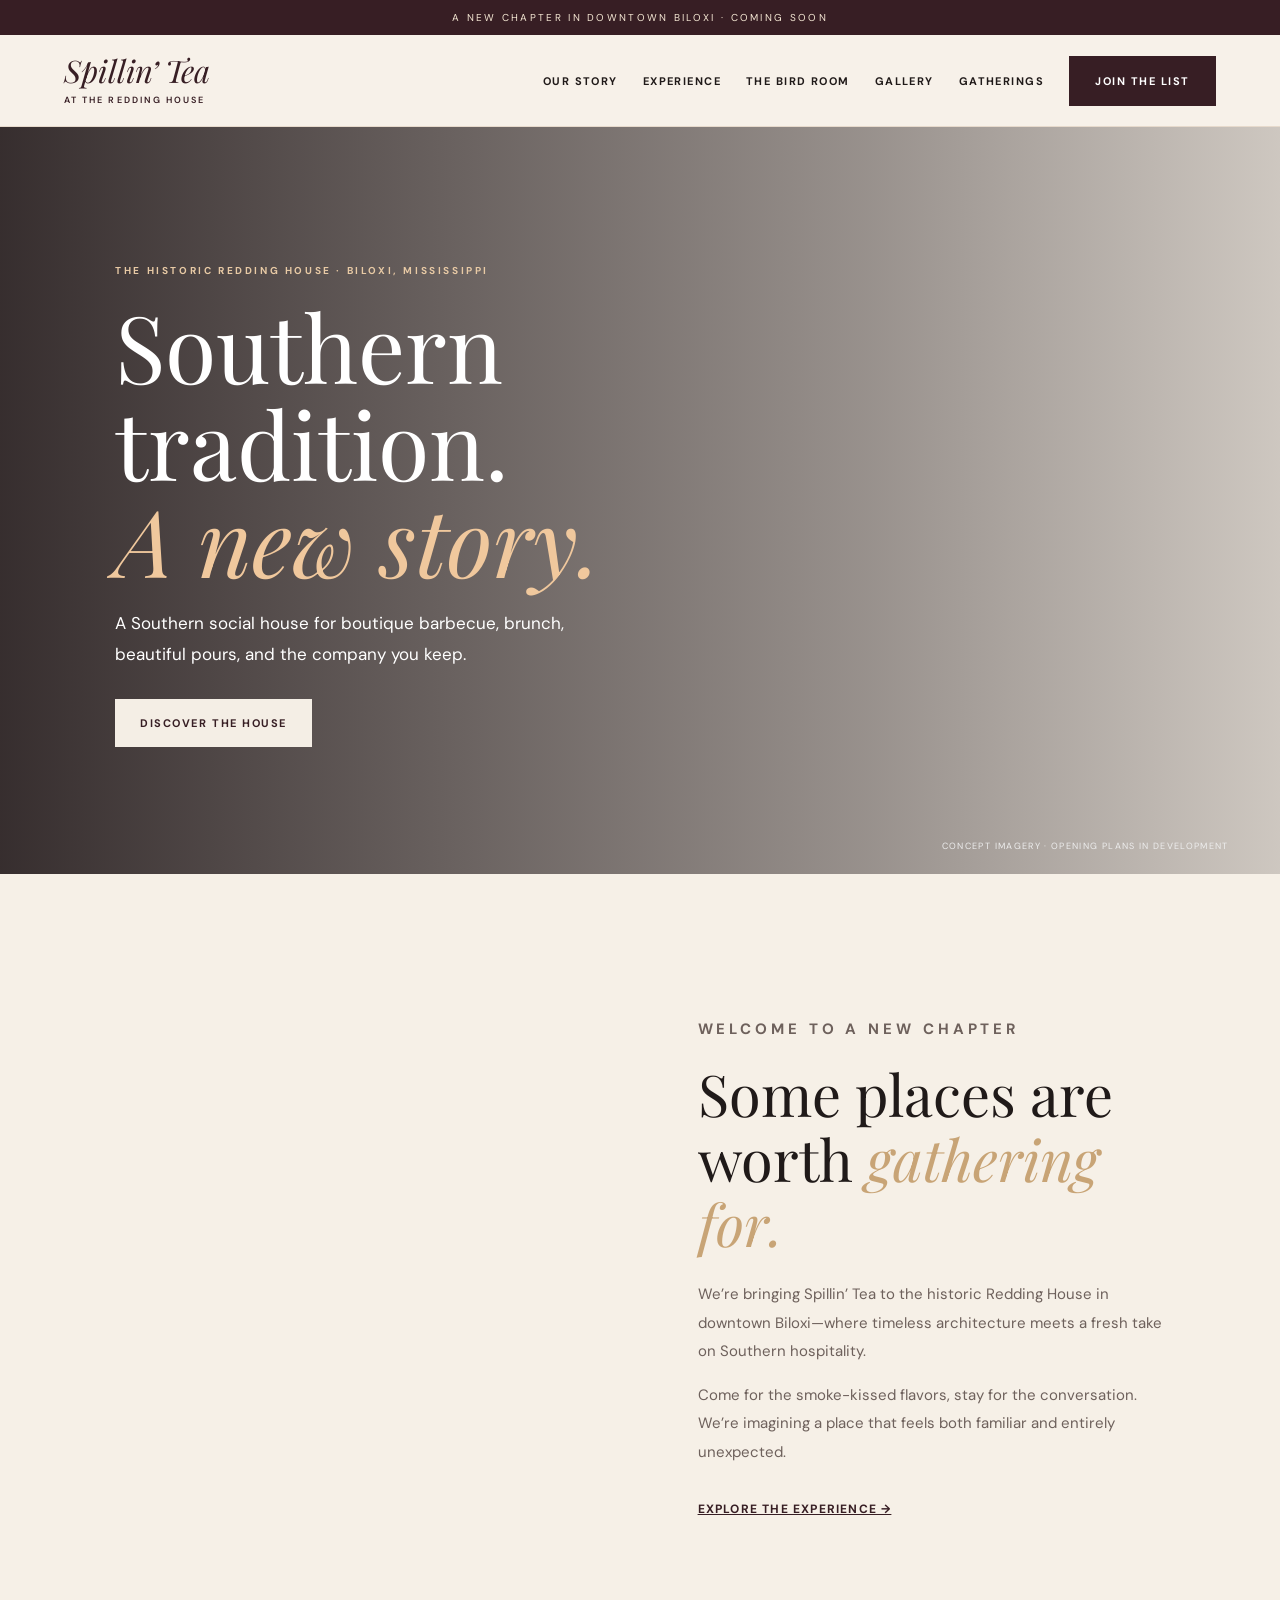
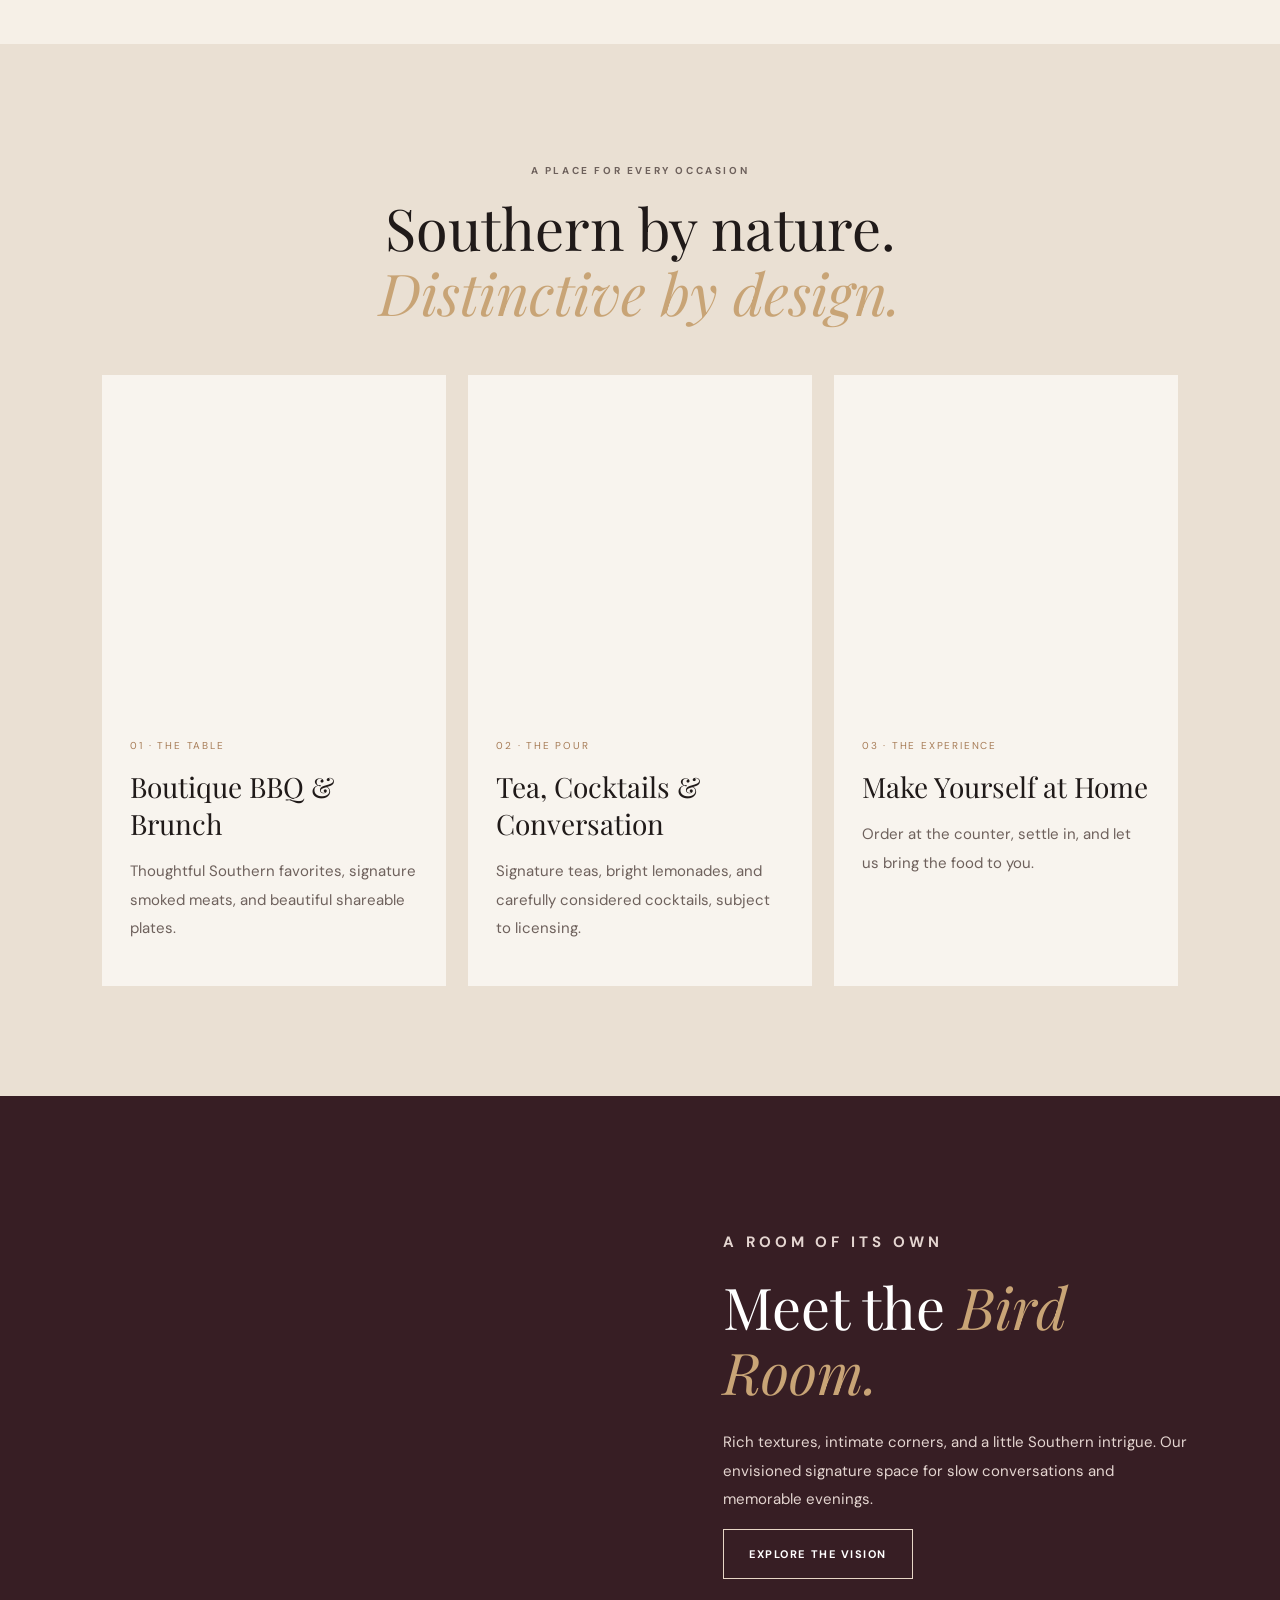
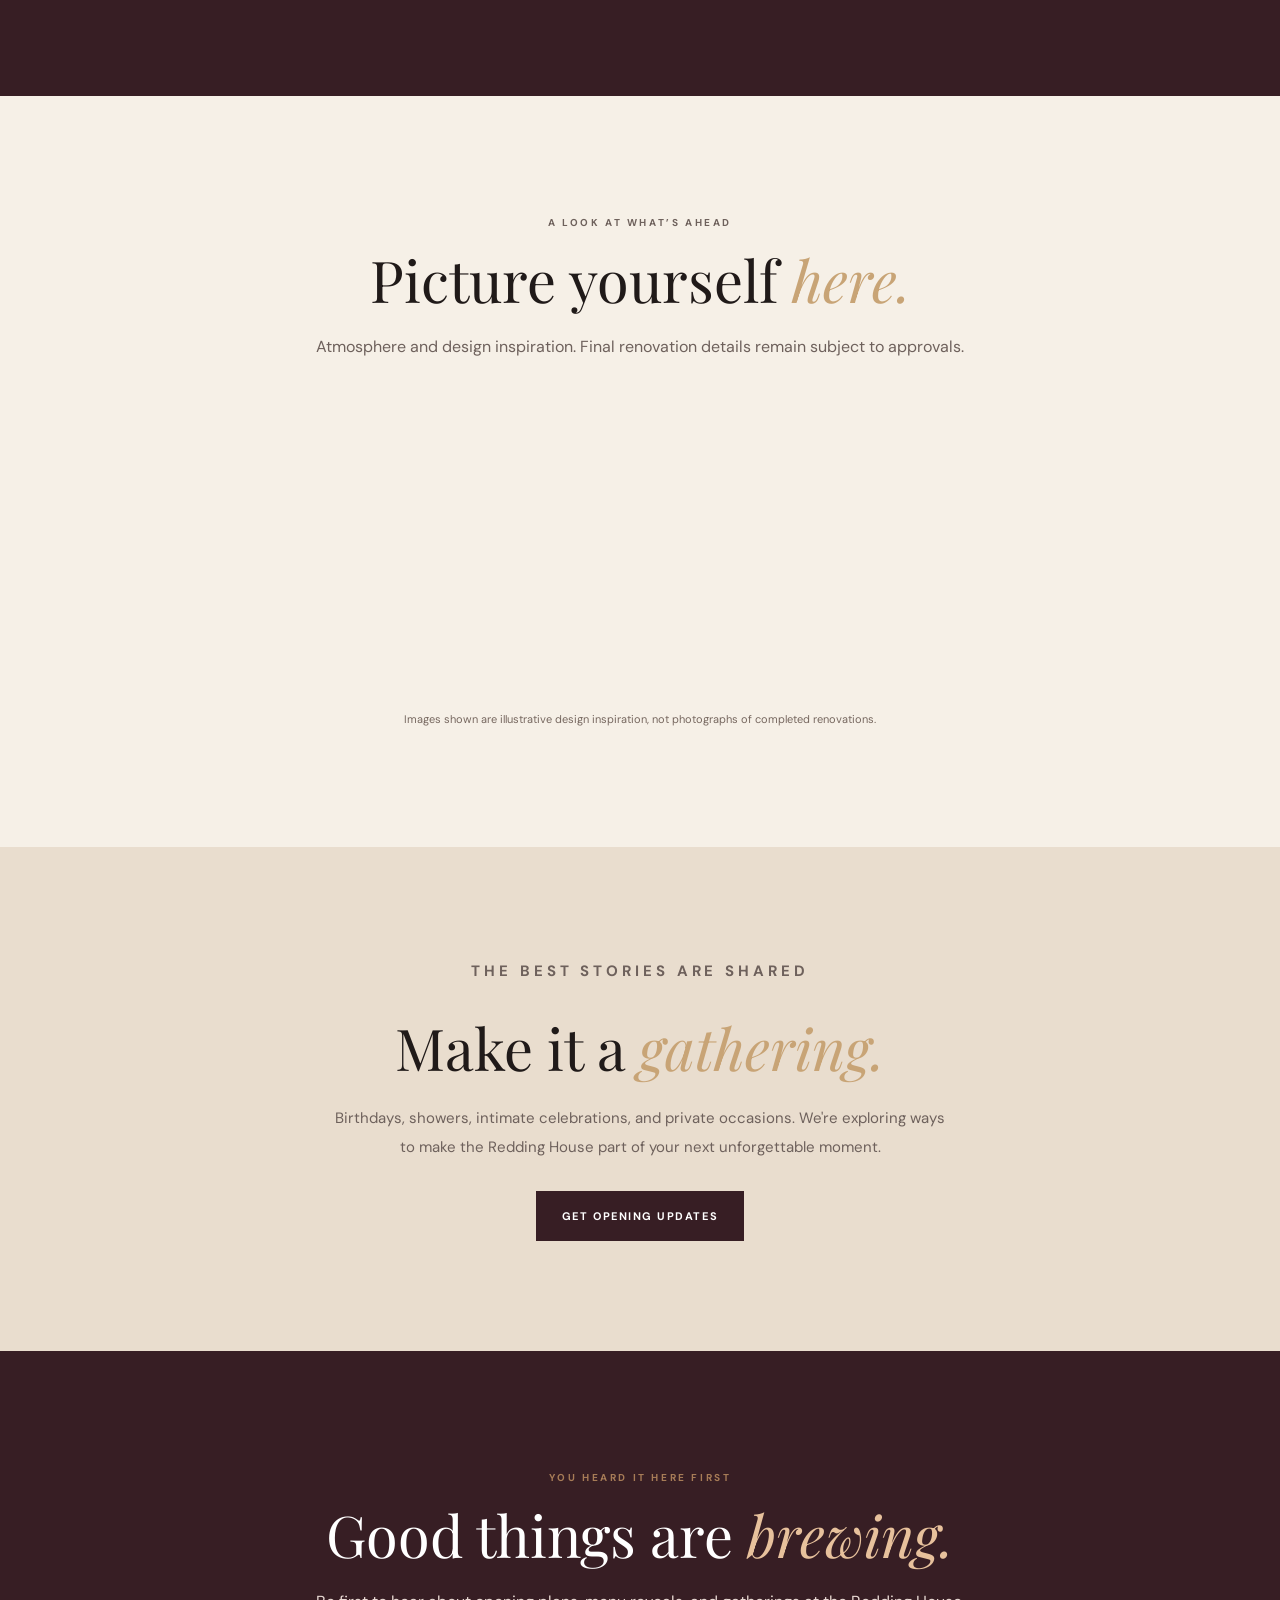
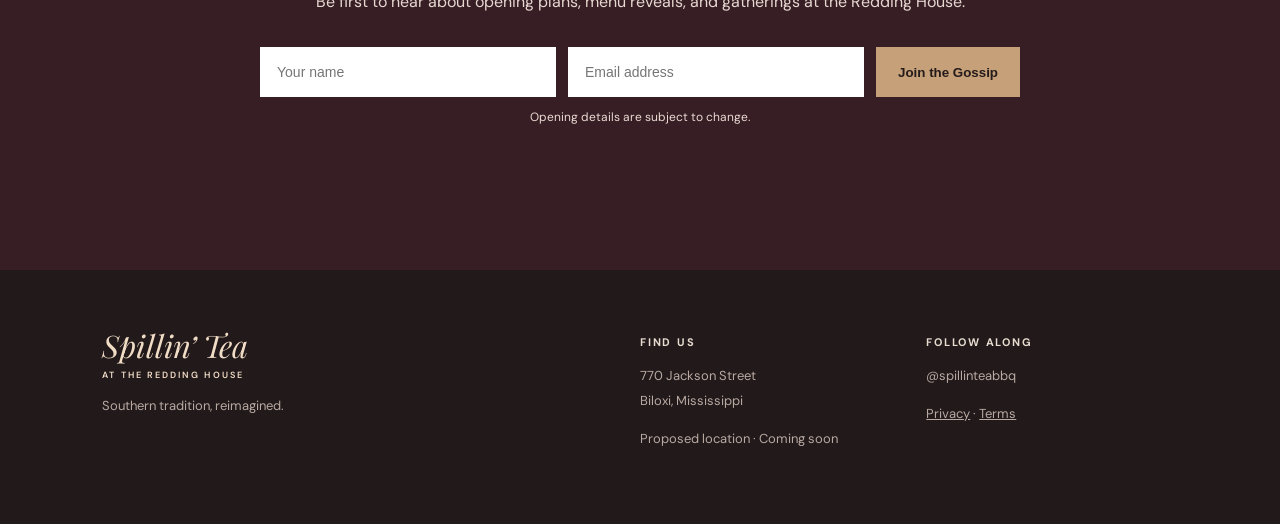
<file: index.html>
<!doctype html><html lang="en"><head><meta charset="utf-8"><meta name="viewport" content="width=device-width,initial-scale=1"><meta name="theme-color" content="#261a1c"><meta name="description" content="Spillin’ Tea at the historic Redding House in downtown Biloxi. Boutique BBQ, Southern brunch, specialty drinks and private gatherings. Coming soon."><title>Spillin’ Tea at the Redding House | Biloxi, Mississippi</title><link rel="stylesheet" href="site.css"></head><body><div class="announcement">A NEW CHAPTER IN DOWNTOWN BILOXI · COMING SOON</div><header class="header"><a class="wordmark" href="#home">Spillin’ Tea<small>AT THE REDDING HOUSE</small></a><button class="menu-toggle" aria-label="Toggle menu" aria-expanded="false">☰</button><nav id="navigation"><a href="#story">Our Story</a><a href="#experience">Experience</a><a href="#bird">The Bird Room</a><a href="#gallery">Gallery</a><a href="#gatherings">Gatherings</a><a class="nav-cta" href="#signup">Join the List</a></nav></header><main id="home"><section class="hero"><div class="hero-photo"></div><div class="hero-shade"></div><div class="hero-copy"><p class="eyebrow">THE HISTORIC REDDING HOUSE · BILOXI, MISSISSIPPI</p><h1>Southern tradition.<br><em>A new story.</em></h1><p>A Southern social house for boutique barbecue, brunch, beautiful pours, and the company you keep.</p><a class="button" href="#story">Discover the House</a></div><span class="hero-note">CONCEPT IMAGERY · OPENING PLANS IN DEVELOPMENT</span></section><section class="intro section" id="story"><div class="photo photo-lounge" role="img" aria-label="Atmospheric Southern lounge inspiration"></div><div class="intro-copy"><p class="eyebrow">WELCOME TO A NEW CHAPTER</p><h2>Some places are worth <em>gathering for.</em></h2><p>We’re bringing Spillin’ Tea to the historic Redding House in downtown Biloxi—where timeless architecture meets a fresh take on Southern hospitality.</p><p>Come for the smoke-kissed flavors, stay for the conversation. We’re imagining a place that feels both familiar and entirely unexpected.</p><a class="text-link" href="#experience">Explore the experience →</a></div></section><section class="experience section" id="experience"><div class="section-head"><p class="eyebrow">A PLACE FOR EVERY OCCASION</p><h2>Southern by nature.<br><em>Distinctive by design.</em></h2></div><div class="cards"><article class="feature"><div class="photo photo-bbq"></div><div class="feature-copy"><span>01 · THE TABLE</span><h3>Boutique BBQ & Brunch</h3><p>Thoughtful Southern favorites, signature smoked meats, and beautiful shareable plates.</p></div></article><article class="feature"><div class="photo photo-bar"></div><div class="feature-copy"><span>02 · THE POUR</span><h3>Tea, Cocktails & Conversation</h3><p>Signature teas, bright lemonades, and carefully considered cocktails, subject to licensing.</p></div></article><article class="feature"><div class="photo photo-dining"></div><div class="feature-copy"><span>03 · THE EXPERIENCE</span><h3>Make Yourself at Home</h3><p>Order at the counter, settle in, and let us bring the food to you.</p></div></article></div></section><section class="bird" id="bird"><div class="photo photo-bird"></div><div class="bird-copy"><p class="eyebrow">A ROOM OF ITS OWN</p><h2>Meet the <em>Bird Room.</em></h2><p>Rich textures, intimate corners, and a little Southern intrigue. Our envisioned signature space for slow conversations and memorable evenings.</p><a class="button outline" href="#gallery">Explore the Vision</a></div></section><section class="gallery section" id="gallery"><div class="section-head"><p class="eyebrow">A LOOK AT WHAT’S AHEAD</p><h2>Picture yourself <em>here.</em></h2><p>Atmosphere and design inspiration. Final renovation details remain subject to approvals.</p></div><div class="gallery-grid"><div class="photo photo-dining"></div><div class="photo photo-bar"></div><div class="photo photo-lounge"></div><div class="photo photo-bird"></div></div><p class="disclosure">Images shown are illustrative design inspiration, not photographs of completed renovations.</p></section><section class="gatherings section" id="gatherings"><p class="eyebrow">THE BEST STORIES ARE SHARED</p><h2>Make it a <em>gathering.</em></h2><p>Birthdays, showers, intimate celebrations, and private occasions. We're exploring ways to make the Redding House part of your next unforgettable moment.</p><a class="button dark" href="#signup">Get Opening Updates</a></section><section class="signup section" id="signup"><p class="eyebrow">YOU HEARD IT HERE FIRST</p><h2>Good things are <em>brewing.</em></h2><p>Be first to hear about opening plans, menu reveals, and gatherings at the Redding House.</p><form id="guest-list-form"><input id="guest-name" aria-label="Your name" placeholder="Your name" required maxlength="120"><input id="guest-email" type="email" aria-label="Email address" placeholder="Email address" required maxlength="254"><input id="guest-website" class="honeypot" tabindex="-1" autocomplete="off"><button id="guest-submit" type="submit">Join the Gossip</button><div id="note" role="status">Opening details are subject to change.</div></form></section></main><footer><div><div class="wordmark">Spillin’ Tea<small>AT THE REDDING HOUSE</small></div><p>Southern tradition, reimagined.</p></div><div><strong>FIND US</strong><p>770 Jackson Street<br>Biloxi, Mississippi</p><p>Proposed location · Coming soon</p></div><div><strong>FOLLOW ALONG</strong><p>@spillinteabbq</p><p><a href="privacy.html">Privacy</a> · <a href="terms.html">Terms</a></p></div></footer><script src="site.js"></script></body></html>
</file>
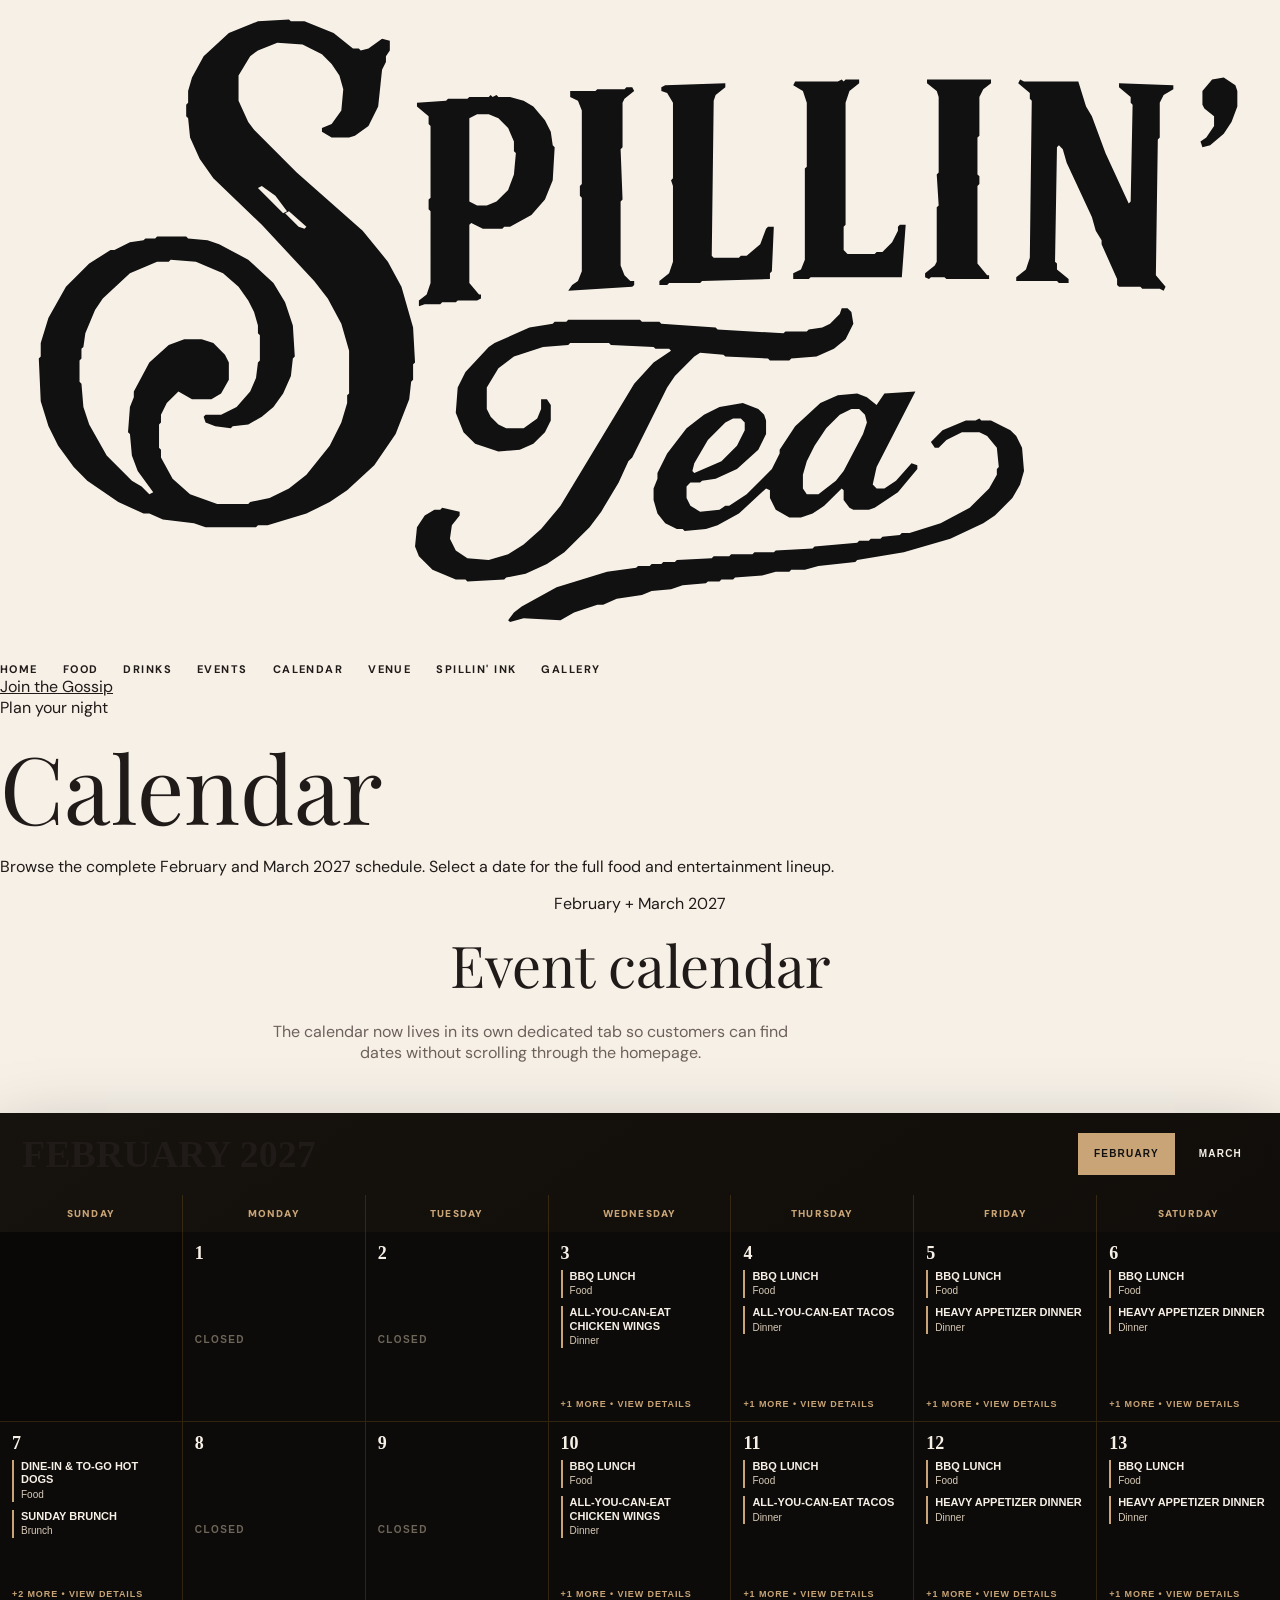
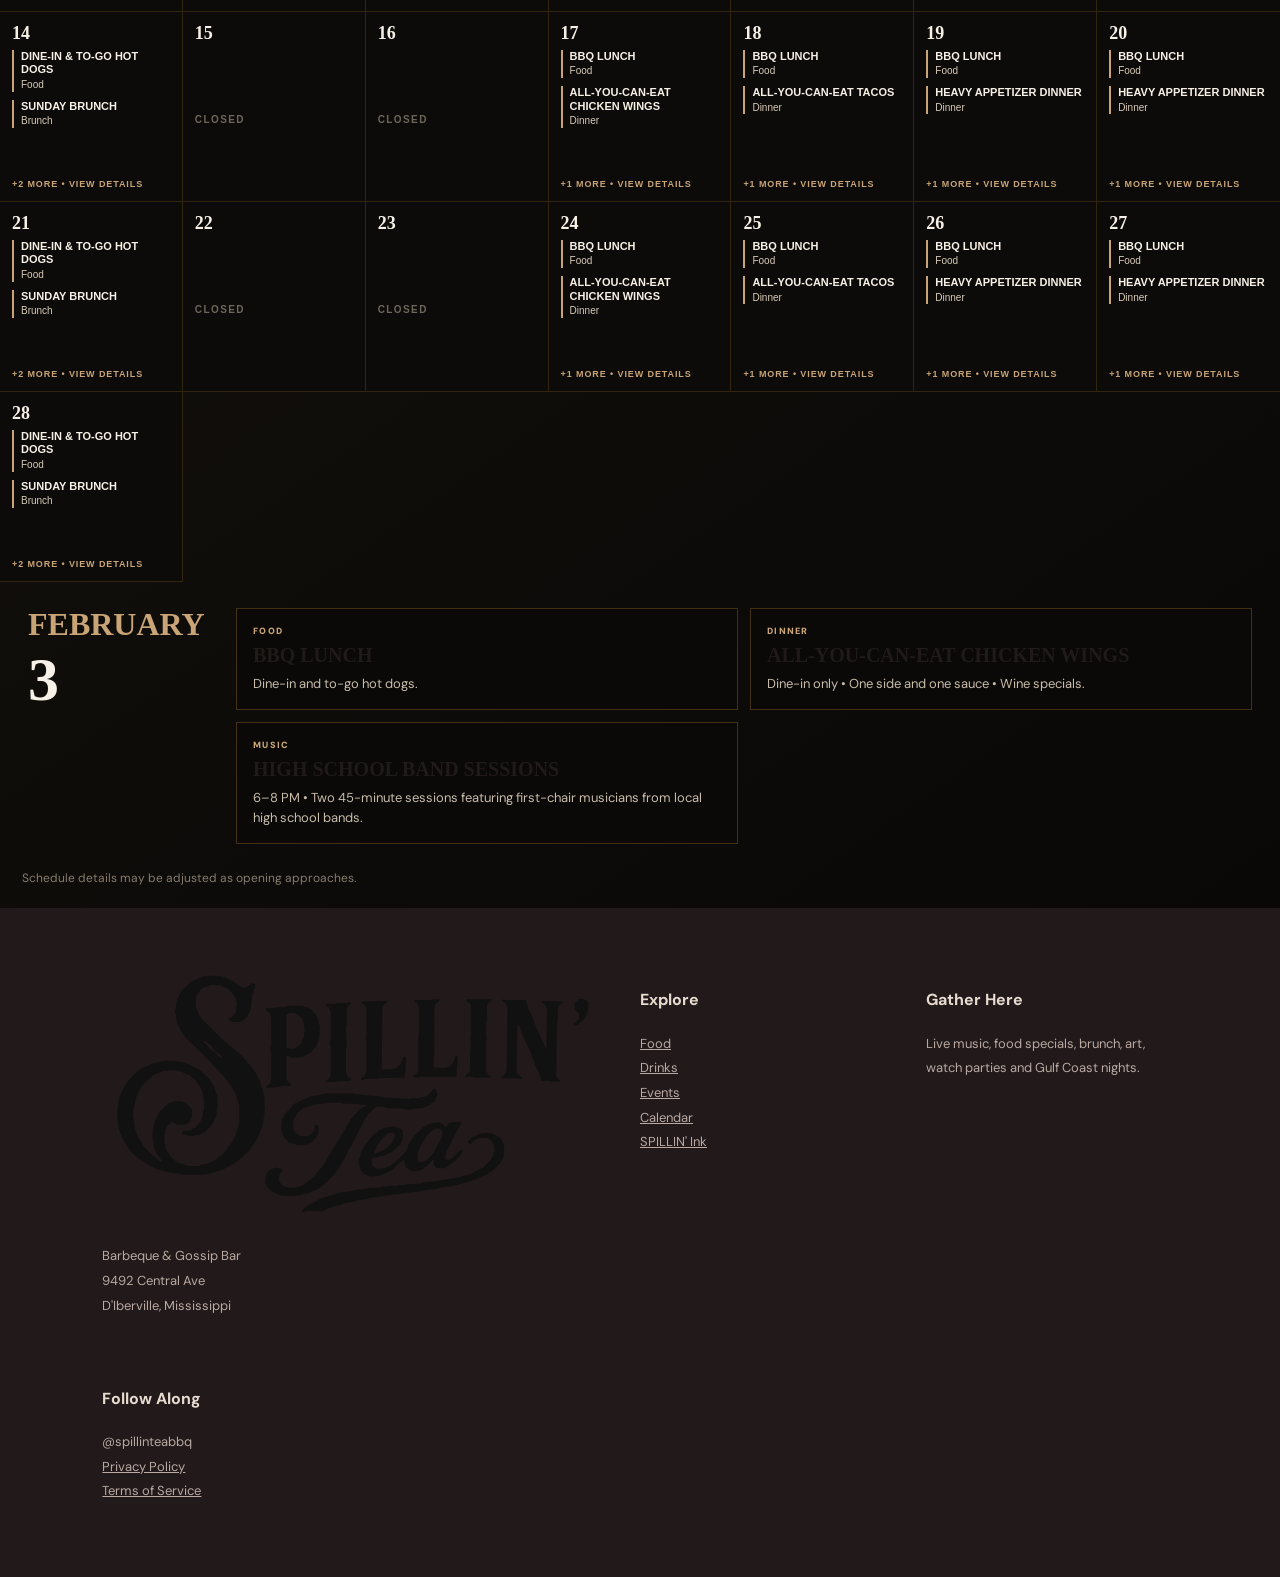
<file: calendar.html>
<!doctype html><html lang="en"><head><meta charset="utf-8"><meta name="viewport" content="width=device-width,initial-scale=1"><meta name="theme-color" content="#f3eee4"><title>Calendar | Spillin' Tea</title><meta name="description" content="View the February and March 2027 Spillin' Tea food and entertainment calendar."><link rel="stylesheet" href="site.css"><link rel="stylesheet" href="calendar.css"></head><body><header class="site-header"><a class="brand" href="index.html" aria-label="Spillin' Tea home"><img src="spillin-tea-logo-exact.svg" alt="Spillin' Tea"></a><nav class="tabs" aria-label="Main navigation"><a href="index.html">Home</a><a href="food.html">Food</a><a href="drinks.html">Drinks</a><a href="events.html">Events</a><a href="calendar.html" class="active">Calendar</a><a href="venue.html">Venue</a><a href="ink.html">SPILLIN' Ink</a><a href="gallery.html">Gallery</a></nav><a class="join-tab" href="index.html#signup">Join the Gossip</a></header><main><section class="page-hero" style="background-image:url('https://images.unsplash.com/photo-1492684223066-81342ee5ff30?auto=format&fit=crop&w=1800&q=85')"><div><span class="kicker">Plan your night</span><h1>Calendar</h1><p>Browse the complete February and March 2027 schedule. Select a date for the full food and entertainment lineup.</p></div></section><section class="content events"><div class="section-head"><div><span class="kicker">February + March 2027</span><h2 class="section-title">Event calendar</h2></div><p>The calendar now lives in its own dedicated tab so customers can find dates without scrolling through the homepage.</p></div><div class="calendar-shell"><div class="calendar-toolbar"><h3 class="calendar-title" id="calendar-title">February 2027</h3><div class="month-controls" aria-label="Choose a month"><button class="month-control active" type="button" data-month="1">February</button><button class="month-control" type="button" data-month="2">March</button></div></div><div class="calendar-weekdays" aria-hidden="true"><div>Sunday</div><div>Monday</div><div>Tuesday</div><div>Wednesday</div><div>Thursday</div><div>Friday</div><div>Saturday</div></div><div class="calendar-grid" id="calendar-grid" aria-label="February 2027 event calendar"></div><div class="calendar-detail" id="calendar-detail" aria-live="polite"></div><div class="mobile-agenda" id="mobile-agenda"></div><p class="calendar-note">Schedule details may be adjusted as opening approaches.</p></div></section></main><footer class="site-footer"><div><img src="spillin-tea-logo-exact.svg" alt="Spillin' Tea"><p>Barbeque &amp; Gossip Bar<br>9492 Central Ave<br>D'Iberville, Mississippi</p></div><div><h4>Explore</h4><p><a href="food.html">Food</a><br><a href="drinks.html">Drinks</a><br><a href="events.html">Events</a><br><a href="calendar.html">Calendar</a><br><a href="ink.html">SPILLIN' Ink</a></p></div><div><h4>Gather Here</h4><p>Live music, food specials, brunch, art, watch parties and Gulf Coast nights.</p></div><div><h4>Follow Along</h4><p>@spillinteabbq<br><a href="privacy.html">Privacy Policy</a><br><a href="terms.html">Terms of Service</a></p></div></footer><script src="calendar.js"></script></body></html>
</file>
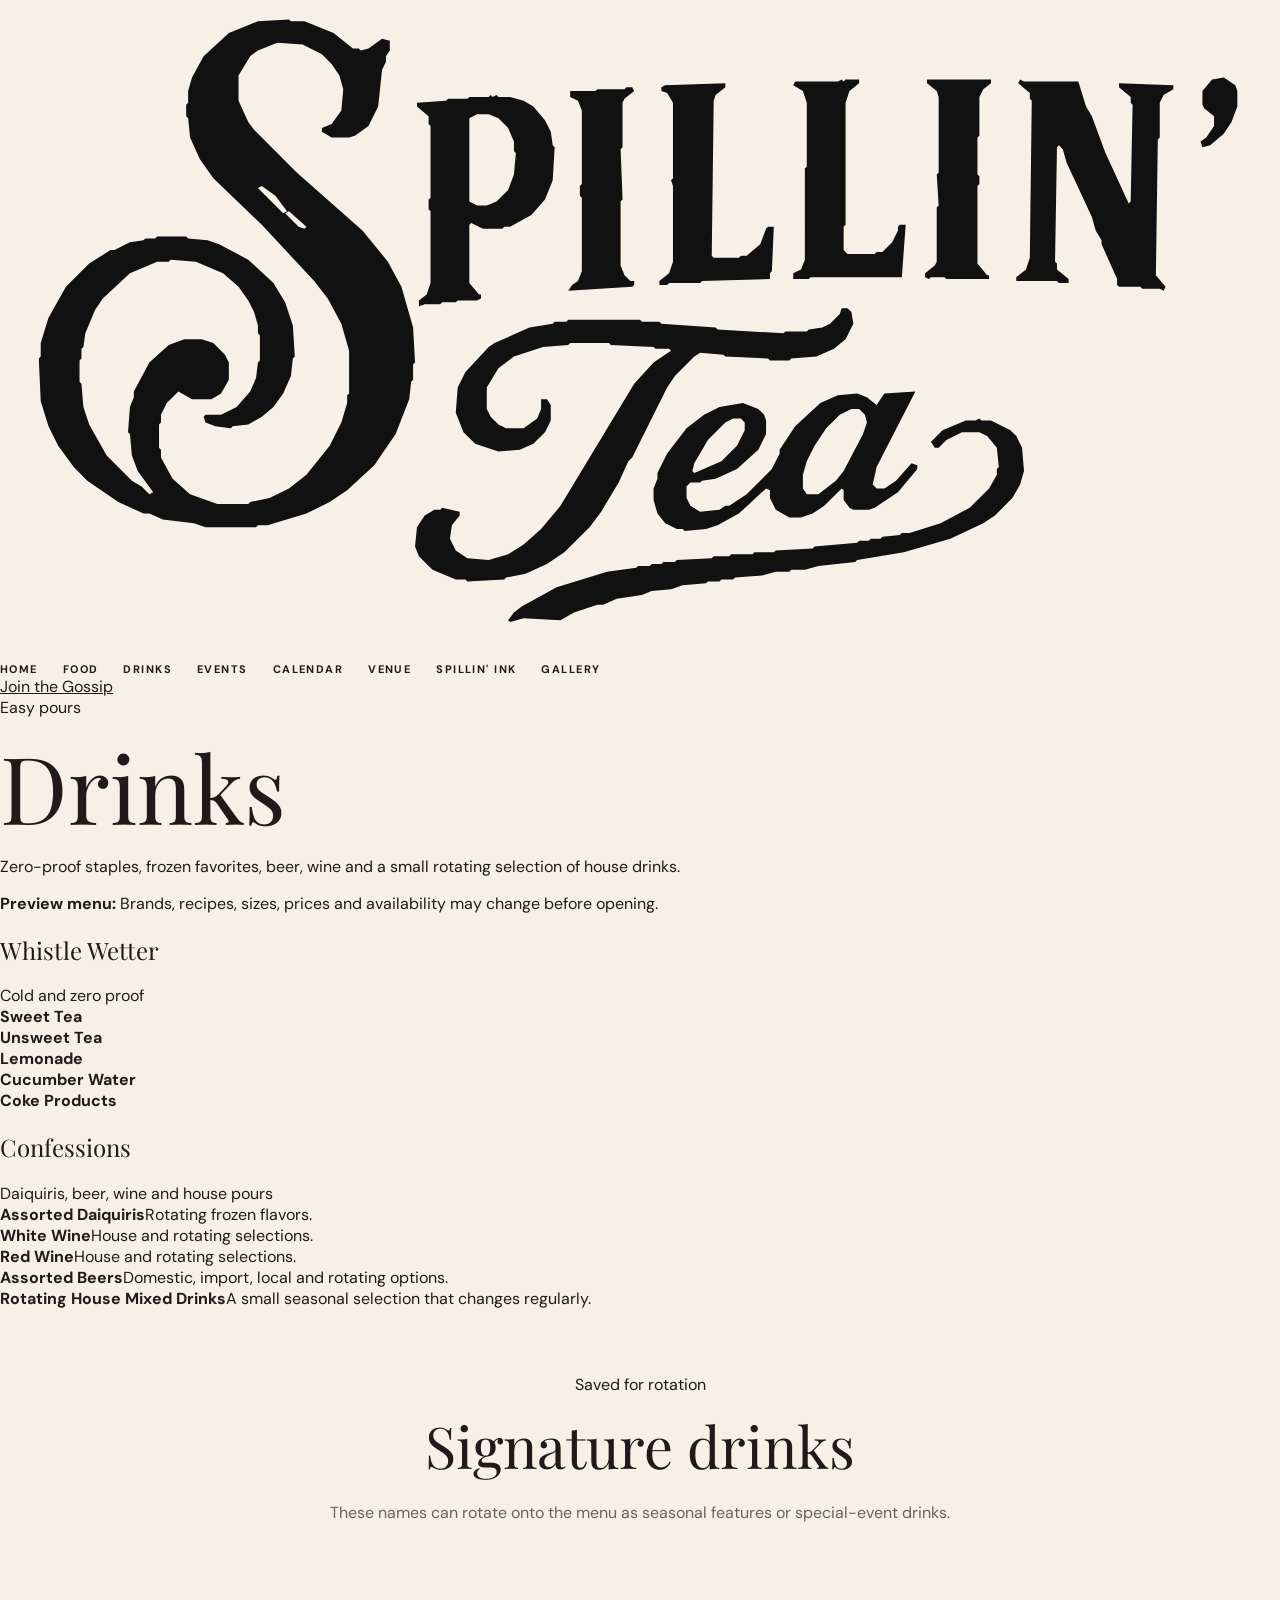
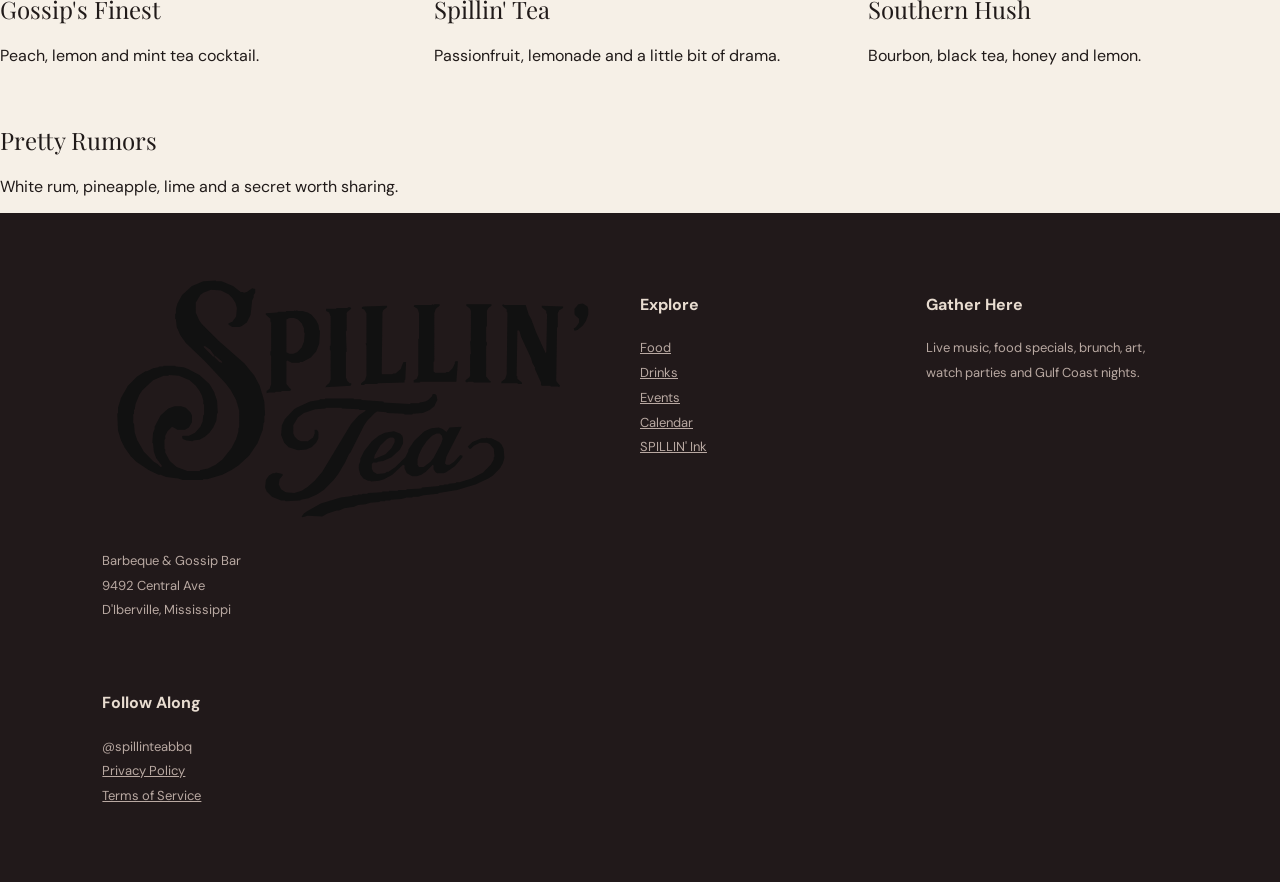
<file: drinks.html>
<!doctype html><html lang="en"><head><meta charset="utf-8"><meta name="viewport" content="width=device-width,initial-scale=1"><meta name="theme-color" content="#f3eee4"><title>Drinks | Spillin' Tea</title><meta name="description" content="Preview drinks at Spillin' Tea, including tea, lemonade, daiquiris, beer, wine and signature house pours."><link rel="stylesheet" href="site.css"></head><body><header class="site-header"><a class="brand" href="index.html" aria-label="Spillin' Tea home"><img src="spillin-tea-logo-exact.svg" alt="Spillin' Tea"></a><nav class="tabs" aria-label="Main navigation"><a href="index.html">Home</a><a href="food.html">Food</a><a href="drinks.html" class="active">Drinks</a><a href="events.html">Events</a><a href="calendar.html">Calendar</a><a href="venue.html">Venue</a><a href="ink.html">SPILLIN' Ink</a><a href="gallery.html">Gallery</a></nav><a class="join-tab" href="index.html#signup">Join the Gossip</a></header><main><section class="page-hero" style="background-image:url('https://images.unsplash.com/photo-1470337458703-46ad1756a187?auto=format&fit=crop&w=1800&q=85')"><div><span class="kicker">Easy pours</span><h1>Drinks</h1><p>Zero-proof staples, frozen favorites, beer, wine and a small rotating selection of house drinks.</p></div></section><section class="content"><div class="notice"><strong>Preview menu:</strong> Brands, recipes, sizes, prices and availability may change before opening.</div><div class="two-col"><article class="card"><h2>Whistle Wetter</h2><div class="sub">Cold and zero proof</div><div class="item"><b>Sweet Tea</b></div><div class="item"><b>Unsweet Tea</b></div><div class="item"><b>Lemonade</b></div><div class="item"><b>Cucumber Water</b></div><div class="item"><b>Coke Products</b></div></article><article class="card"><h2>Confessions</h2><div class="sub">Daiquiris, beer, wine and house pours</div><div class="item"><b>Assorted Daiquiris</b><span>Rotating frozen flavors.</span></div><div class="item"><b>White Wine</b><span>House and rotating selections.</span></div><div class="item"><b>Red Wine</b><span>House and rotating selections.</span></div><div class="item"><b>Assorted Beers</b><span>Domestic, import, local and rotating options.</span></div><div class="item"><b>Rotating House Mixed Drinks</b><span>A small seasonal selection that changes regularly.</span></div></article></div><div class="section-head" style="margin-top:65px"><div><span class="kicker">Saved for rotation</span><h2 class="section-title">Signature drinks</h2></div><p>These names can rotate onto the menu as seasonal features or special-event drinks.</p></div><div class="cards"><article class="card"><h2>Gossip's Finest</h2><p class="lead">Peach, lemon and mint tea cocktail.</p></article><article class="card"><h2>Spillin' Tea</h2><p class="lead">Passionfruit, lemonade and a little bit of drama.</p></article><article class="card"><h2>Southern Hush</h2><p class="lead">Bourbon, black tea, honey and lemon.</p></article><article class="card"><h2>Pretty Rumors</h2><p class="lead">White rum, pineapple, lime and a secret worth sharing.</p></article></div></section></main><footer class="site-footer"><div><img src="spillin-tea-logo-exact.svg" alt="Spillin' Tea"><p>Barbeque &amp; Gossip Bar<br>9492 Central Ave<br>D'Iberville, Mississippi</p></div><div><h4>Explore</h4><p><a href="food.html">Food</a><br><a href="drinks.html">Drinks</a><br><a href="events.html">Events</a><br><a href="calendar.html">Calendar</a><br><a href="ink.html">SPILLIN' Ink</a></p></div><div><h4>Gather Here</h4><p>Live music, food specials, brunch, art, watch parties and Gulf Coast nights.</p></div><div><h4>Follow Along</h4><p>@spillinteabbq<br><a href="privacy.html">Privacy Policy</a><br><a href="terms.html">Terms of Service</a></p></div></footer></body></html>
</file>
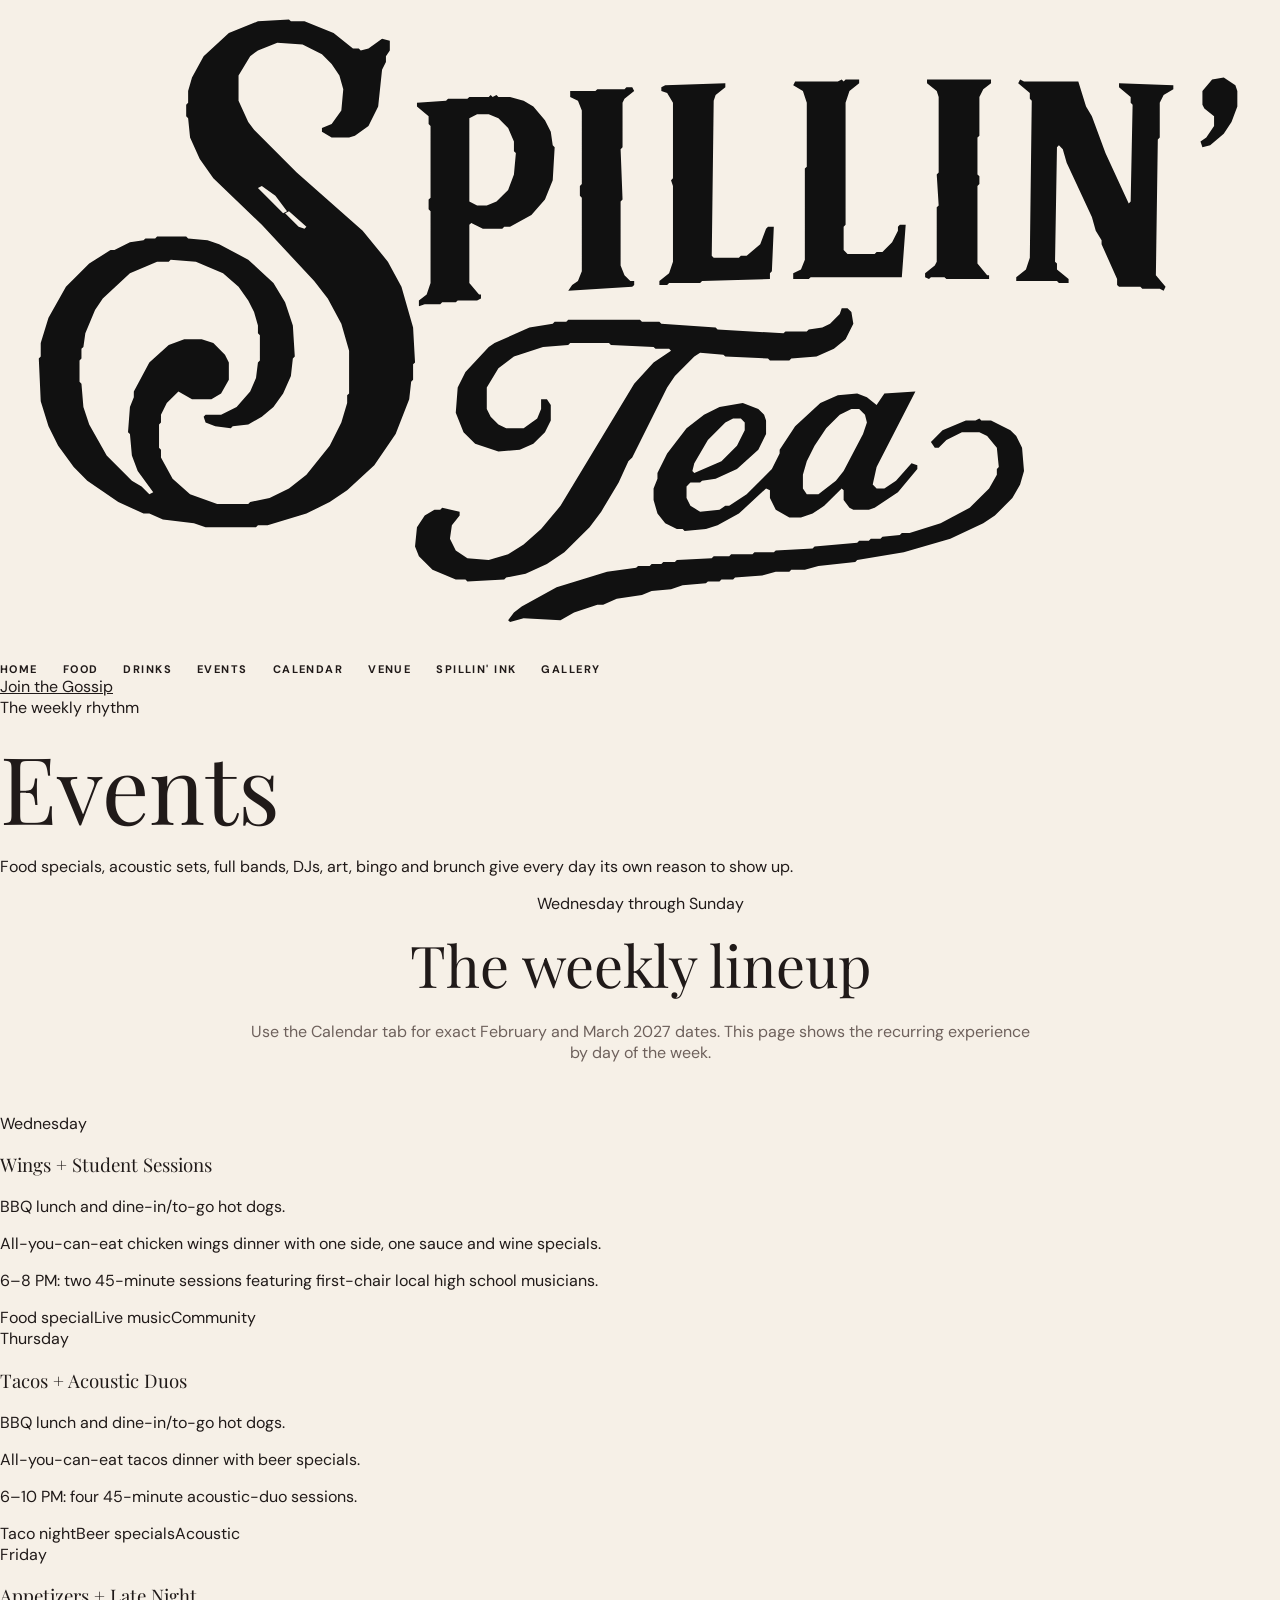
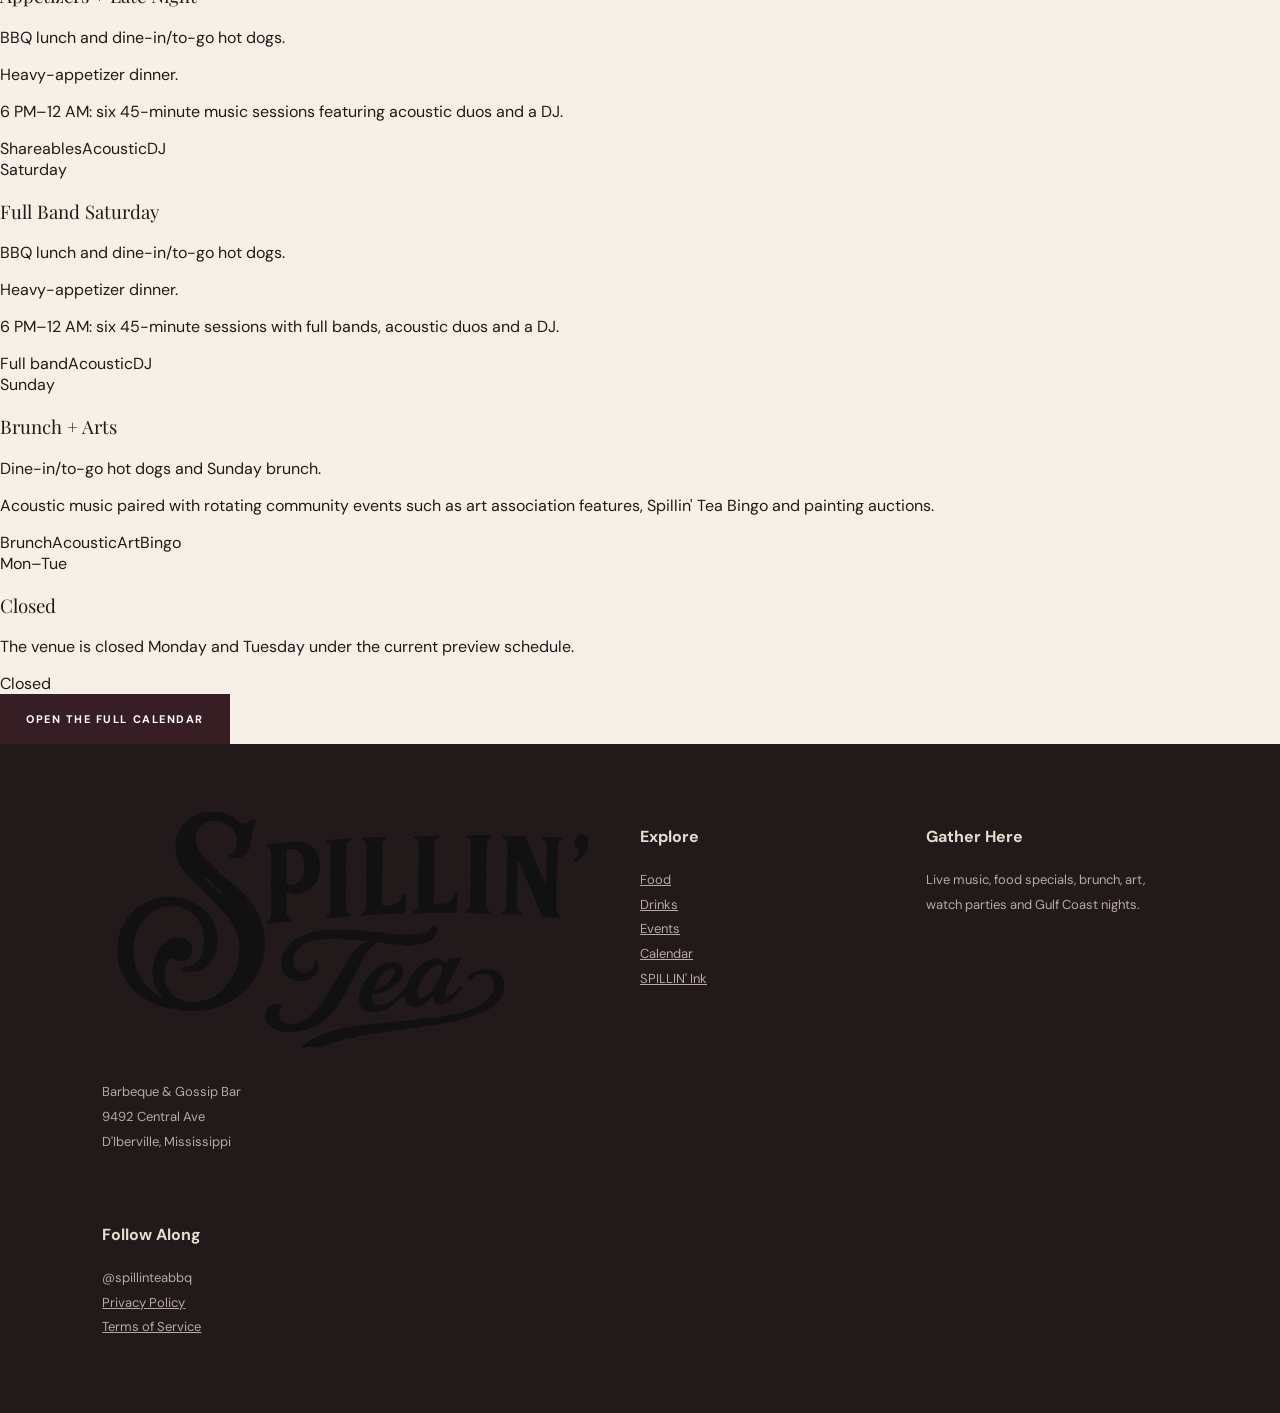
<file: events.html>
<!doctype html><html lang="en"><head><meta charset="utf-8"><meta name="viewport" content="width=device-width,initial-scale=1"><meta name="theme-color" content="#f3eee4"><title>Events | Spillin' Tea</title><meta name="description" content="Explore weekly food, music, brunch, art and entertainment events at Spillin' Tea."><link rel="stylesheet" href="site.css"></head><body><header class="site-header"><a class="brand" href="index.html" aria-label="Spillin' Tea home"><img src="spillin-tea-logo-exact.svg" alt="Spillin' Tea"></a><nav class="tabs" aria-label="Main navigation"><a href="index.html">Home</a><a href="food.html">Food</a><a href="drinks.html">Drinks</a><a href="events.html" class="active">Events</a><a href="calendar.html">Calendar</a><a href="venue.html">Venue</a><a href="ink.html">SPILLIN' Ink</a><a href="gallery.html">Gallery</a></nav><a class="join-tab" href="index.html#signup">Join the Gossip</a></header><main><section class="page-hero" style="background-image:url('https://images.unsplash.com/photo-1506157786151-b8491531f063?auto=format&fit=crop&w=1800&q=90')"><div><span class="kicker">The weekly rhythm</span><h1>Events</h1><p>Food specials, acoustic sets, full bands, DJs, art, bingo and brunch give every day its own reason to show up.</p></div></section><section class="content"><div class="section-head"><div><span class="kicker">Wednesday through Sunday</span><h2 class="section-title">The weekly lineup</h2></div><p>Use the Calendar tab for exact February and March 2027 dates. This page shows the recurring experience by day of the week.</p></div><div class="event-list"><article class="event-row"><div class="event-day">Wednesday</div><div><h3>Wings + Student Sessions</h3><p>BBQ lunch and dine-in/to-go hot dogs.</p><p>All-you-can-eat chicken wings dinner with one side, one sauce and wine specials.</p><p>6–8 PM: two 45-minute sessions featuring first-chair local high school musicians.</p><div class="event-tags"><span>Food special</span><span>Live music</span><span>Community</span></div></div></article><article class="event-row"><div class="event-day">Thursday</div><div><h3>Tacos + Acoustic Duos</h3><p>BBQ lunch and dine-in/to-go hot dogs.</p><p>All-you-can-eat tacos dinner with beer specials.</p><p>6–10 PM: four 45-minute acoustic-duo sessions.</p><div class="event-tags"><span>Taco night</span><span>Beer specials</span><span>Acoustic</span></div></div></article><article class="event-row"><div class="event-day">Friday</div><div><h3>Appetizers + Late Night</h3><p>BBQ lunch and dine-in/to-go hot dogs.</p><p>Heavy-appetizer dinner.</p><p>6 PM–12 AM: six 45-minute music sessions featuring acoustic duos and a DJ.</p><div class="event-tags"><span>Shareables</span><span>Acoustic</span><span>DJ</span></div></div></article><article class="event-row"><div class="event-day">Saturday</div><div><h3>Full Band Saturday</h3><p>BBQ lunch and dine-in/to-go hot dogs.</p><p>Heavy-appetizer dinner.</p><p>6 PM–12 AM: six 45-minute sessions with full bands, acoustic duos and a DJ.</p><div class="event-tags"><span>Full band</span><span>Acoustic</span><span>DJ</span></div></div></article><article class="event-row"><div class="event-day">Sunday</div><div><h3>Brunch + Arts</h3><p>Dine-in/to-go hot dogs and Sunday brunch.</p><p>Acoustic music paired with rotating community events such as art association features, Spillin' Tea Bingo and painting auctions.</p><div class="event-tags"><span>Brunch</span><span>Acoustic</span><span>Art</span><span>Bingo</span></div></div></article><article class="event-row"><div class="event-day">Mon–Tue</div><div><h3>Closed</h3><p>The venue is closed Monday and Tuesday under the current preview schedule.</p><div class="event-tags"><span>Closed</span></div></div></article></div><div class="actions"><a class="button primary" href="calendar.html">Open the full calendar</a></div></section></main><footer class="site-footer"><div><img src="spillin-tea-logo-exact.svg" alt="Spillin' Tea"><p>Barbeque &amp; Gossip Bar<br>9492 Central Ave<br>D'Iberville, Mississippi</p></div><div><h4>Explore</h4><p><a href="food.html">Food</a><br><a href="drinks.html">Drinks</a><br><a href="events.html">Events</a><br><a href="calendar.html">Calendar</a><br><a href="ink.html">SPILLIN' Ink</a></p></div><div><h4>Gather Here</h4><p>Live music, food specials, brunch, art, watch parties and Gulf Coast nights.</p></div><div><h4>Follow Along</h4><p>@spillinteabbq<br><a href="privacy.html">Privacy Policy</a><br><a href="terms.html">Terms of Service</a></p></div></footer></body></html>
</file>
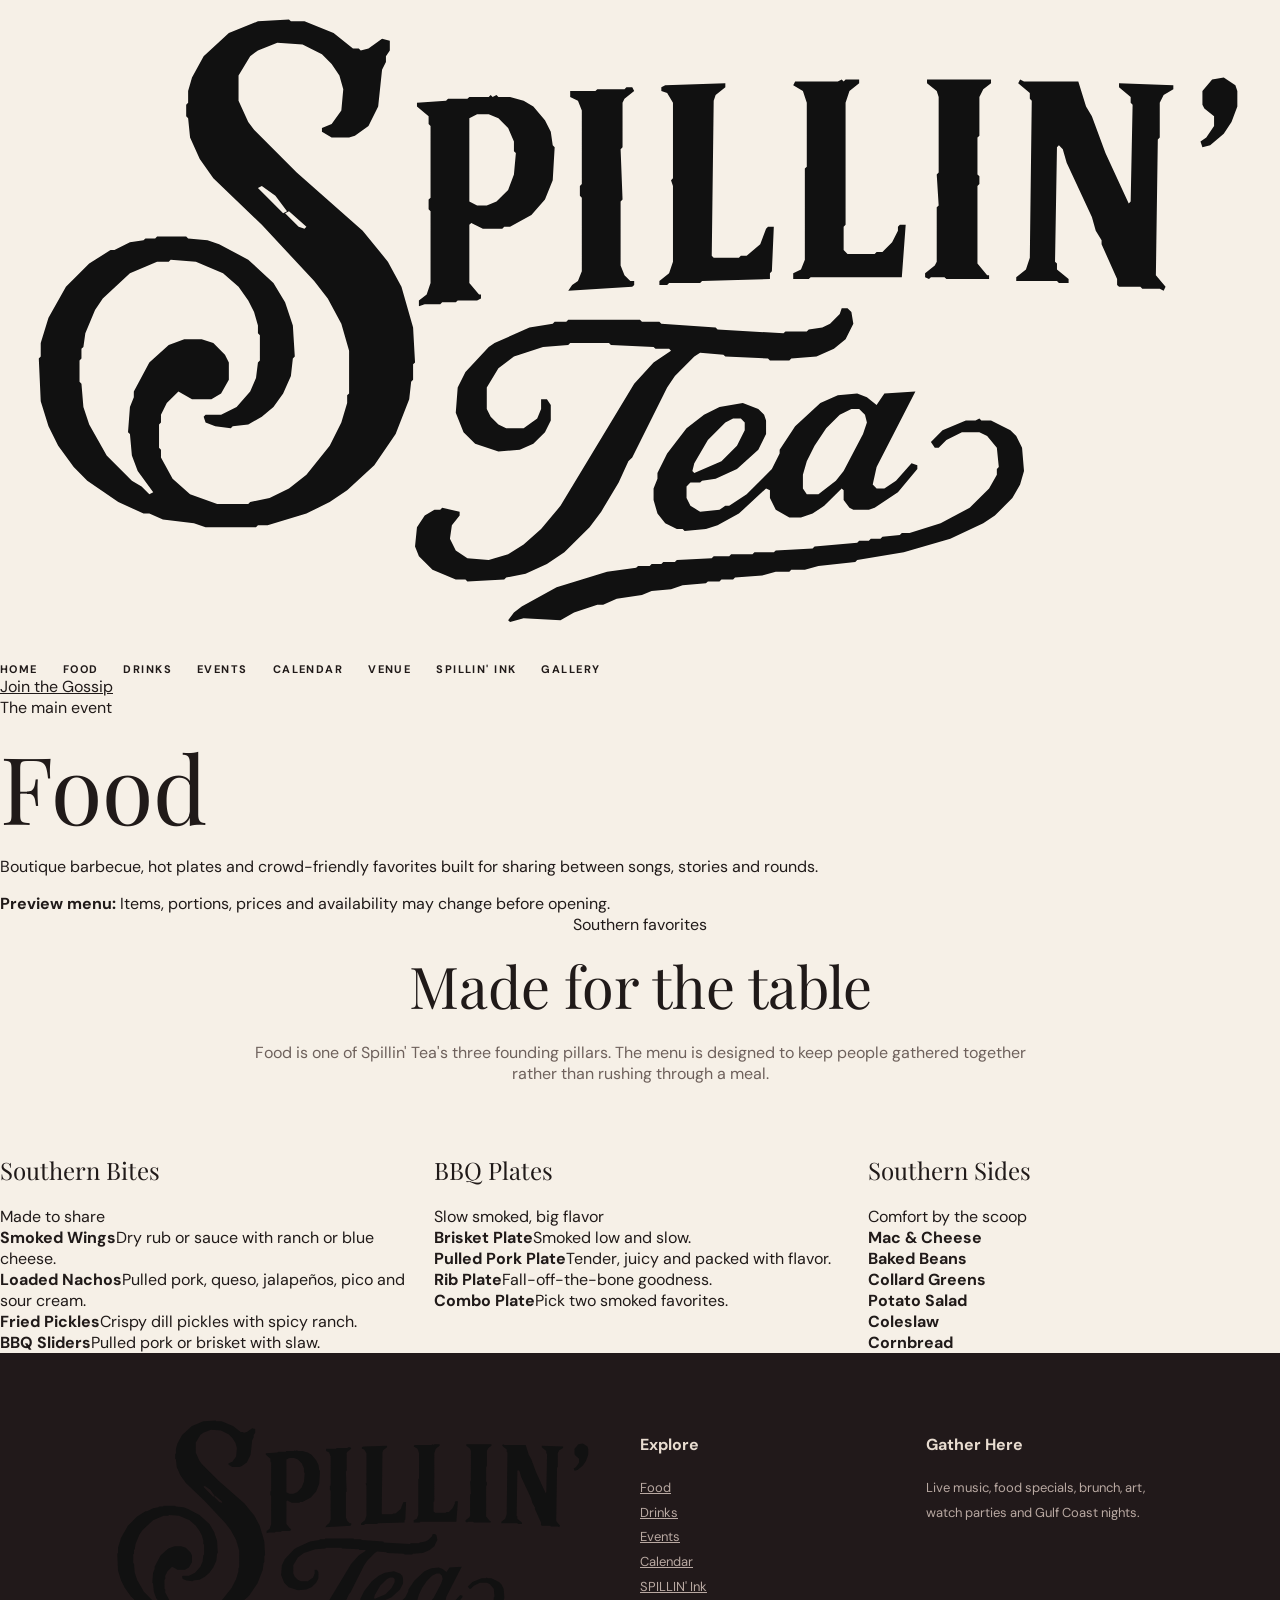
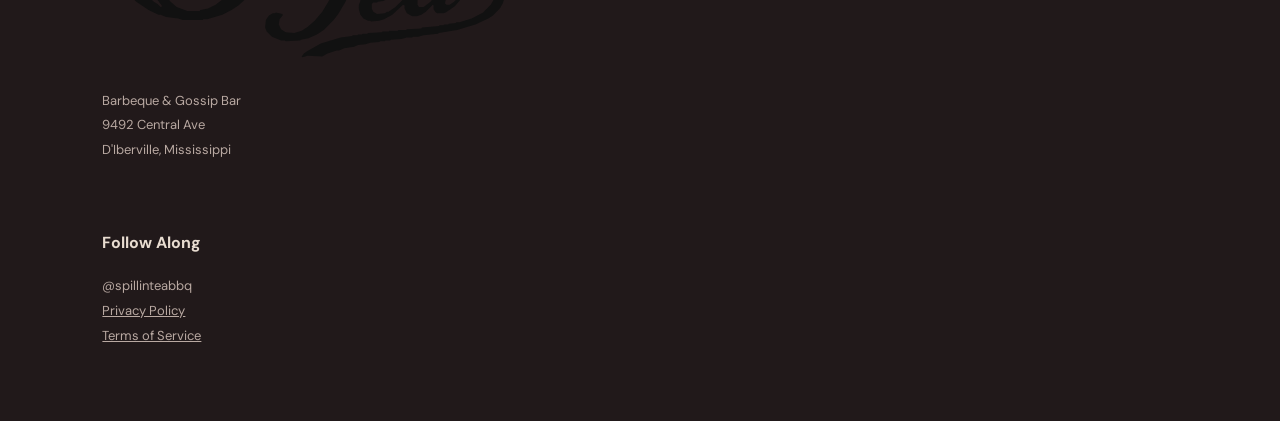
<file: food.html>
<!doctype html><html lang="en"><head><meta charset="utf-8"><meta name="viewport" content="width=device-width,initial-scale=1"><meta name="theme-color" content="#f3eee4"><title>Food | Spillin' Tea</title><meta name="description" content="Preview the food at Spillin' Tea: boutique barbecue, Southern sides, brunch and shareable favorites."><link rel="stylesheet" href="site.css"></head><body><header class="site-header"><a class="brand" href="index.html" aria-label="Spillin' Tea home"><img src="spillin-tea-logo-exact.svg" alt="Spillin' Tea"></a><nav class="tabs" aria-label="Main navigation"><a href="index.html">Home</a><a href="food.html" class="active">Food</a><a href="drinks.html">Drinks</a><a href="events.html">Events</a><a href="calendar.html">Calendar</a><a href="venue.html">Venue</a><a href="ink.html">SPILLIN' Ink</a><a href="gallery.html">Gallery</a></nav><a class="join-tab" href="index.html#signup">Join the Gossip</a></header><main><section class="page-hero" style="background-image:url('https://images.unsplash.com/photo-1544025162-d76694265947?auto=format&fit=crop&w=1800&q=85')"><div><span class="kicker">The main event</span><h1>Food</h1><p>Boutique barbecue, hot plates and crowd-friendly favorites built for sharing between songs, stories and rounds.</p></div></section><section class="content"><div class="notice"><strong>Preview menu:</strong> Items, portions, prices and availability may change before opening.</div><div class="section-head"><div><span class="kicker">Southern favorites</span><h2 class="section-title">Made for the table</h2></div><p>Food is one of Spillin' Tea's three founding pillars. The menu is designed to keep people gathered together rather than rushing through a meal.</p></div><div class="cards"><article class="card"><h2>Southern Bites</h2><div class="sub">Made to share</div><div class="item"><b>Smoked Wings</b><span>Dry rub or sauce with ranch or blue cheese.</span></div><div class="item"><b>Loaded Nachos</b><span>Pulled pork, queso, jalapeños, pico and sour cream.</span></div><div class="item"><b>Fried Pickles</b><span>Crispy dill pickles with spicy ranch.</span></div><div class="item"><b>BBQ Sliders</b><span>Pulled pork or brisket with slaw.</span></div></article><article class="card"><h2>BBQ Plates</h2><div class="sub">Slow smoked, big flavor</div><div class="item"><b>Brisket Plate</b><span>Smoked low and slow.</span></div><div class="item"><b>Pulled Pork Plate</b><span>Tender, juicy and packed with flavor.</span></div><div class="item"><b>Rib Plate</b><span>Fall-off-the-bone goodness.</span></div><div class="item"><b>Combo Plate</b><span>Pick two smoked favorites.</span></div></article><article class="card"><h2>Southern Sides</h2><div class="sub">Comfort by the scoop</div><div class="item"><b>Mac &amp; Cheese</b></div><div class="item"><b>Baked Beans</b></div><div class="item"><b>Collard Greens</b></div><div class="item"><b>Potato Salad</b></div><div class="item"><b>Coleslaw</b></div><div class="item"><b>Cornbread</b></div></article></div></section></main><footer class="site-footer"><div><img src="spillin-tea-logo-exact.svg" alt="Spillin' Tea"><p>Barbeque &amp; Gossip Bar<br>9492 Central Ave<br>D'Iberville, Mississippi</p></div><div><h4>Explore</h4><p><a href="food.html">Food</a><br><a href="drinks.html">Drinks</a><br><a href="events.html">Events</a><br><a href="calendar.html">Calendar</a><br><a href="ink.html">SPILLIN' Ink</a></p></div><div><h4>Gather Here</h4><p>Live music, food specials, brunch, art, watch parties and Gulf Coast nights.</p></div><div><h4>Follow Along</h4><p>@spillinteabbq<br><a href="privacy.html">Privacy Policy</a><br><a href="terms.html">Terms of Service</a></p></div></footer></body></html>
</file>
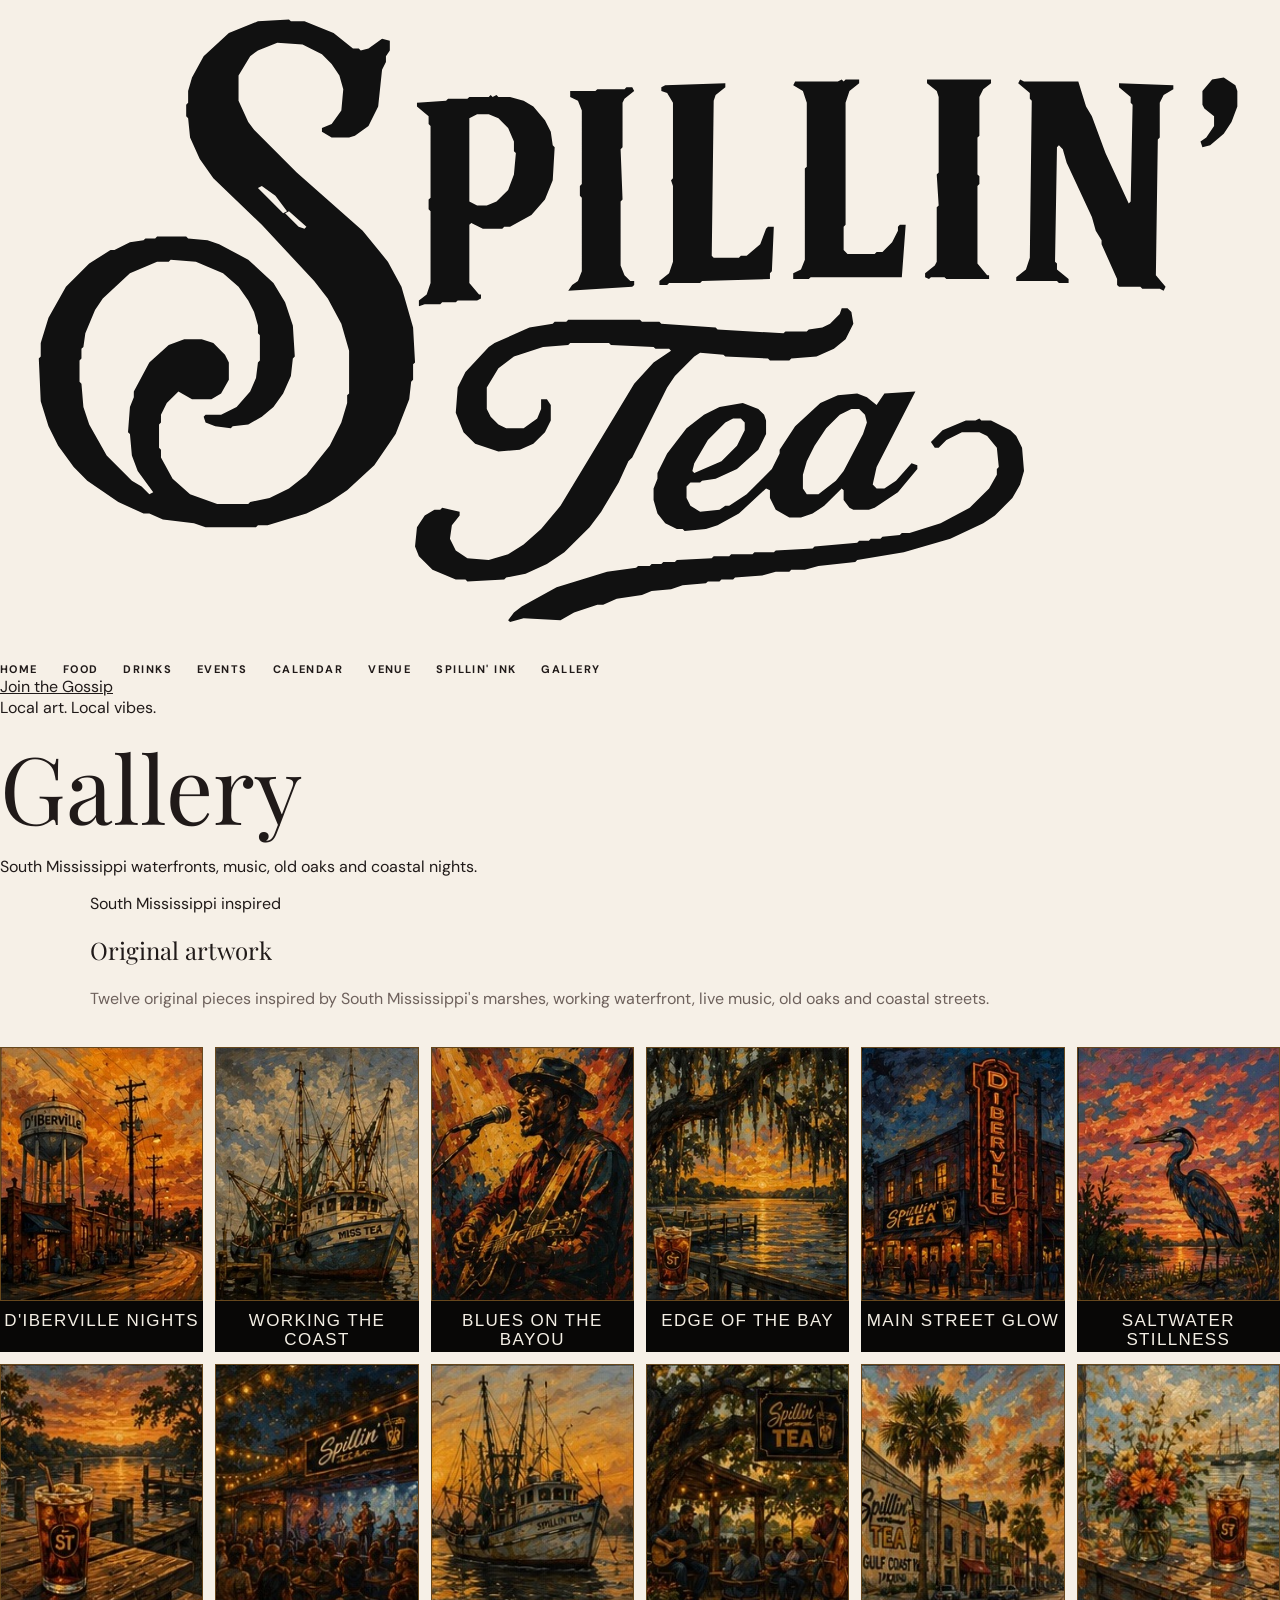
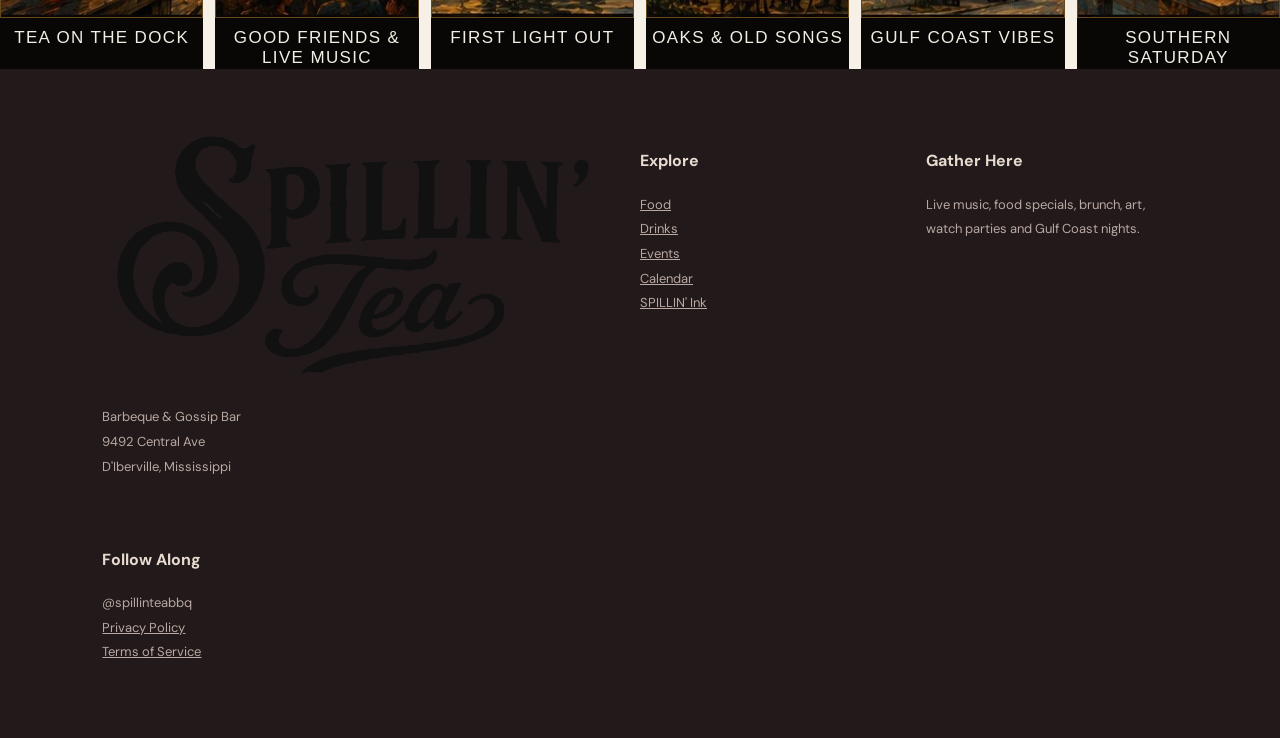
<file: gallery.html>
<!doctype html><html lang="en"><head><meta charset="utf-8"><meta name="viewport" content="width=device-width,initial-scale=1"><meta name="theme-color" content="#f3eee4"><title>Gallery | Spillin' Tea</title><meta name="description" content="Original Gulf Coast-inspired artwork for Spillin' Tea."><link rel="stylesheet" href="site.css"><style>.gallery-intro{max-width:1100px;margin:0 auto 34px}.gallery-intro p{color:var(--muted);line-height:1.7}.art-grid{display:grid;grid-template-columns:repeat(6,minmax(0,1fr));gap:12px}.art-card{background:#080706;text-align:center}.art-card img{display:block;width:100%;aspect-ratio:4/5;object-fit:cover;background:#17130e;border:1px solid rgba(199,138,47,.45)}.art-card h3{font:400 17px/1.15 Arial,sans-serif;letter-spacing:.08em;text-transform:uppercase;margin:10px 4px 2px;color:#f3eee4}@media(max-width:1100px){.art-grid{grid-template-columns:repeat(3,1fr)}}@media(max-width:650px){.art-grid{grid-template-columns:repeat(2,1fr);gap:10px}.art-card h3{font-size:13px}.content{width:min(94%,1380px)}}</style></head><body><header class="site-header"><a class="brand" href="index.html" aria-label="Spillin' Tea home"><img src="spillin-tea-logo-exact.svg" alt="Spillin' Tea"></a><nav class="tabs" aria-label="Main navigation"><a href="index.html">Home</a><a href="food.html">Food</a><a href="drinks.html">Drinks</a><a href="events.html">Events</a><a href="calendar.html">Calendar</a><a href="venue.html">Venue</a><a href="ink.html">SPILLIN' Ink</a><a href="gallery.html" class="active">Gallery</a></nav><a class="join-tab" href="index.html#signup">Join the Gossip</a></header><main><section class="page-hero" style="background-image:url('https://images.unsplash.com/photo-1514525253161-7a46d19cd819?auto=format&fit=crop&w=1800&q=85')"><div><span class="kicker">Local art. Local vibes.</span><h1>Gallery</h1><p>South Mississippi waterfronts, music, old oaks and coastal nights.</p></div></section><section class="content"><div class="gallery-intro"><span class="kicker">South Mississippi inspired</span><h2 class="section-title">Original artwork</h2><p>Twelve original pieces inspired by South Mississippi's marshes, working waterfront, live music, old oaks and coastal streets.</p></div><div class="art-grid"><article class="art-card"><img src="diberville-nights.jpg" alt="D'Iberville Nights artwork" loading="lazy"><h3>D'Iberville Nights</h3></article><article class="art-card"><img src="working-the-coast.jpg" alt="Working the Coast artwork" loading="lazy"><h3>Working the Coast</h3></article><article class="art-card"><img src="blues-on-the-bayou.jpg" alt="Blues on the Bayou artwork" loading="lazy"><h3>Blues on the Bayou</h3></article><article class="art-card"><img src="edge-of-the-bay.jpg" alt="Edge of the Bay artwork" loading="lazy"><h3>Edge of the Bay</h3></article><article class="art-card"><img src="main-street-glow.jpg" alt="Main Street Glow artwork" loading="lazy"><h3>Main Street Glow</h3></article><article class="art-card"><img src="saltwater-stillness.jpg" alt="Saltwater Stillness artwork" loading="lazy"><h3>Saltwater Stillness</h3></article><article class="art-card"><img src="tea-on-the-dock.jpg" alt="Tea on the Dock artwork" loading="lazy"><h3>Tea on the Dock</h3></article><article class="art-card"><img src="good-friends-live-music.jpg" alt="Good Friends &amp; Live Music artwork" loading="lazy"><h3>Good Friends &amp; Live Music</h3></article><article class="art-card"><img src="first-light-out.jpg" alt="First Light Out artwork" loading="lazy"><h3>First Light Out</h3></article><article class="art-card"><img src="oaks-old-songs.jpg" alt="Oaks &amp; Old Songs artwork" loading="lazy"><h3>Oaks &amp; Old Songs</h3></article><article class="art-card"><img src="gulf-coast-vibes.jpg" alt="Gulf Coast Vibes artwork" loading="lazy"><h3>Gulf Coast Vibes</h3></article><article class="art-card"><img src="southern-saturday.jpg" alt="Southern Saturday artwork" loading="lazy"><h3>Southern Saturday</h3></article></div></section></main><footer class="site-footer"><div><img src="spillin-tea-logo-exact.svg" alt="Spillin' Tea"><p>Barbeque &amp; Gossip Bar<br>9492 Central Ave<br>D'Iberville, Mississippi</p></div><div><h4>Explore</h4><p><a href="food.html">Food</a><br><a href="drinks.html">Drinks</a><br><a href="events.html">Events</a><br><a href="calendar.html">Calendar</a><br><a href="ink.html">SPILLIN' Ink</a></p></div><div><h4>Gather Here</h4><p>Live music, food specials, brunch, art, watch parties and Gulf Coast nights.</p></div><div><h4>Follow Along</h4><p>@spillinteabbq<br><a href="privacy.html">Privacy Policy</a><br><a href="terms.html">Terms of Service</a></p></div></footer></body></html>
</file>
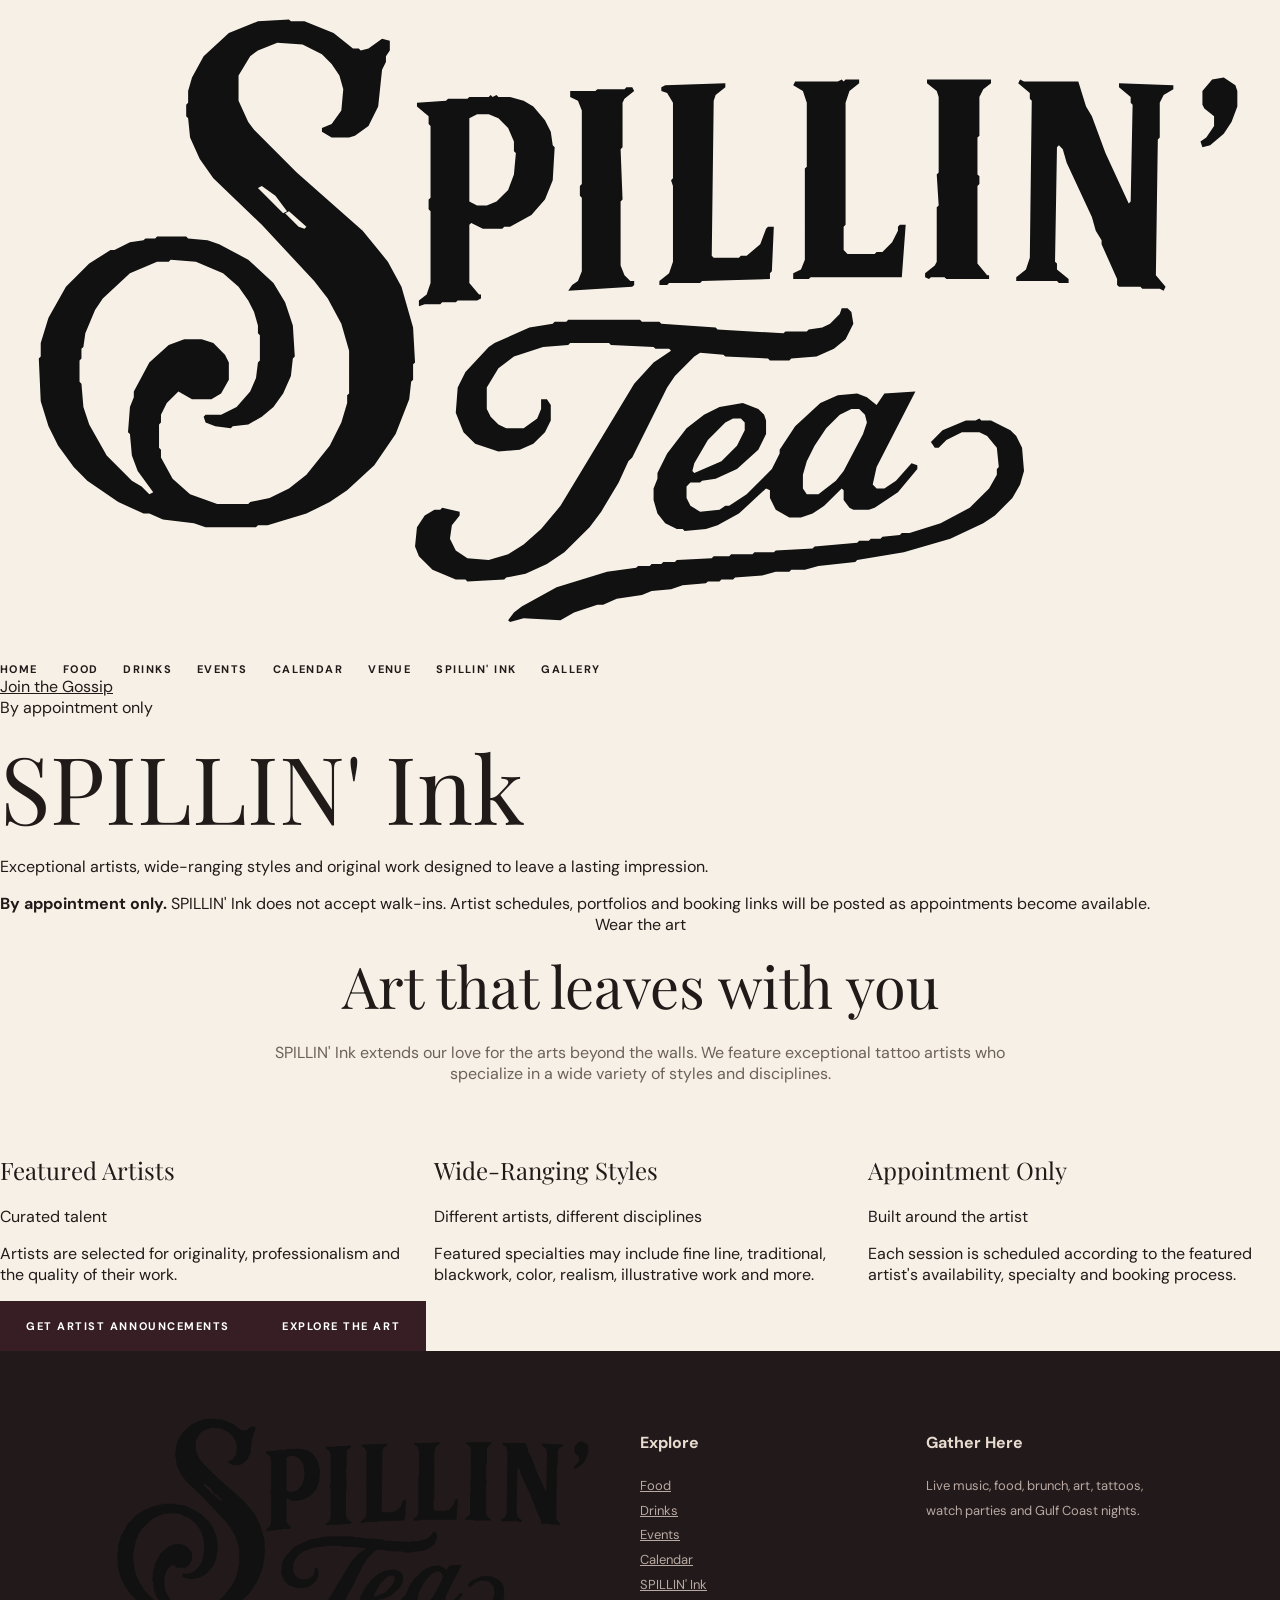
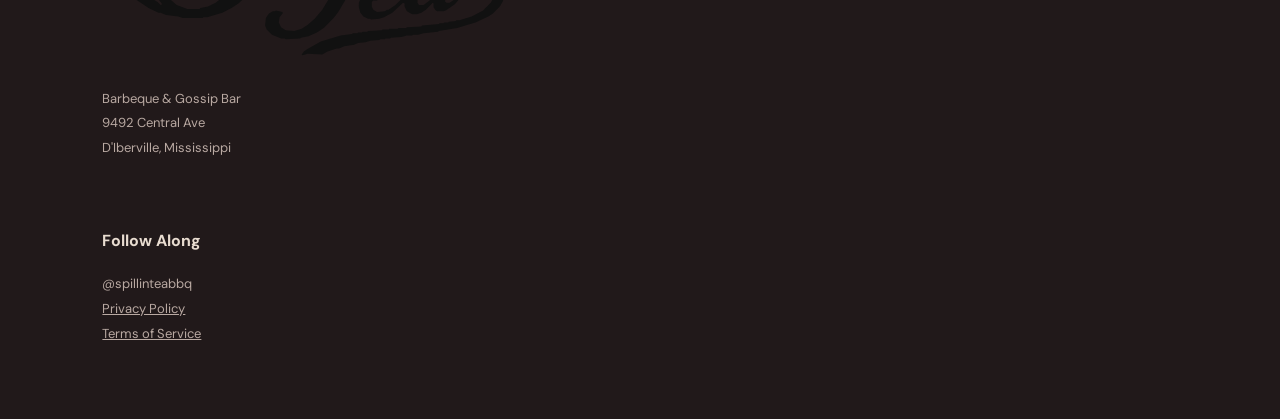
<file: ink.html>
<!doctype html><html lang="en"><head><meta charset="utf-8"><meta name="viewport" content="width=device-width,initial-scale=1"><meta name="theme-color" content="#f3eee4"><title>SPILLIN' Ink | Spillin' Tea</title><meta name="description" content="Meet the featured tattoo artists at SPILLIN' Ink. Appointments only at Spillin' Tea in D'Iberville, Mississippi."><link rel="stylesheet" href="site.css"></head><body><header class="site-header"><a class="brand" href="index.html" aria-label="Spillin' Tea home"><img src="spillin-tea-logo-exact.svg" alt="Spillin' Tea"></a><nav class="tabs" aria-label="Main navigation"><a href="index.html">Home</a><a href="food.html">Food</a><a href="drinks.html">Drinks</a><a href="events.html">Events</a><a href="calendar.html">Calendar</a><a href="venue.html">Venue</a><a href="ink.html" class="active">SPILLIN' Ink</a><a href="gallery.html">Gallery</a></nav><a class="join-tab" href="index.html#signup">Join the Gossip</a></header><main><section class="page-hero" style="background-image:url('https://images.unsplash.com/photo-1565058379802-bbe93b2f703a?auto=format&fit=crop&w=1800&q=88')"><div><span class="kicker">By appointment only</span><h1>SPILLIN' Ink</h1><p>Exceptional artists, wide-ranging styles and original work designed to leave a lasting impression.</p></div></section><section class="content"><div class="notice"><strong>By appointment only.</strong> SPILLIN' Ink does not accept walk-ins. Artist schedules, portfolios and booking links will be posted as appointments become available.</div><div class="section-head"><div><span class="kicker">Wear the art</span><h2 class="section-title">Art that leaves with you</h2></div><p>SPILLIN' Ink extends our love for the arts beyond the walls. We feature exceptional tattoo artists who specialize in a wide variety of styles and disciplines.</p></div><div class="cards"><article class="card"><h2>Featured Artists</h2><div class="sub">Curated talent</div><p class="lead">Artists are selected for originality, professionalism and the quality of their work.</p></article><article class="card"><h2>Wide-Ranging Styles</h2><div class="sub">Different artists, different disciplines</div><p class="lead">Featured specialties may include fine line, traditional, blackwork, color, realism, illustrative work and more.</p></article><article class="card"><h2>Appointment Only</h2><div class="sub">Built around the artist</div><p class="lead">Each session is scheduled according to the featured artist's availability, specialty and booking process.</p></article></div><div class="actions"><a class="button primary" href="index.html#signup">Get artist announcements</a><a class="button" href="gallery.html">Explore the art</a></div></section></main><footer class="site-footer"><div><img src="spillin-tea-logo-exact.svg" alt="Spillin' Tea"><p>Barbeque &amp; Gossip Bar<br>9492 Central Ave<br>D'Iberville, Mississippi</p></div><div><h4>Explore</h4><p><a href="food.html">Food</a><br><a href="drinks.html">Drinks</a><br><a href="events.html">Events</a><br><a href="calendar.html">Calendar</a><br><a href="ink.html">SPILLIN' Ink</a></p></div><div><h4>Gather Here</h4><p>Live music, food, brunch, art, tattoos, watch parties and Gulf Coast nights.</p></div><div><h4>Follow Along</h4><p>@spillinteabbq<br><a href="privacy.html">Privacy Policy</a><br><a href="terms.html">Terms of Service</a></p></div></footer></body></html>
</file>
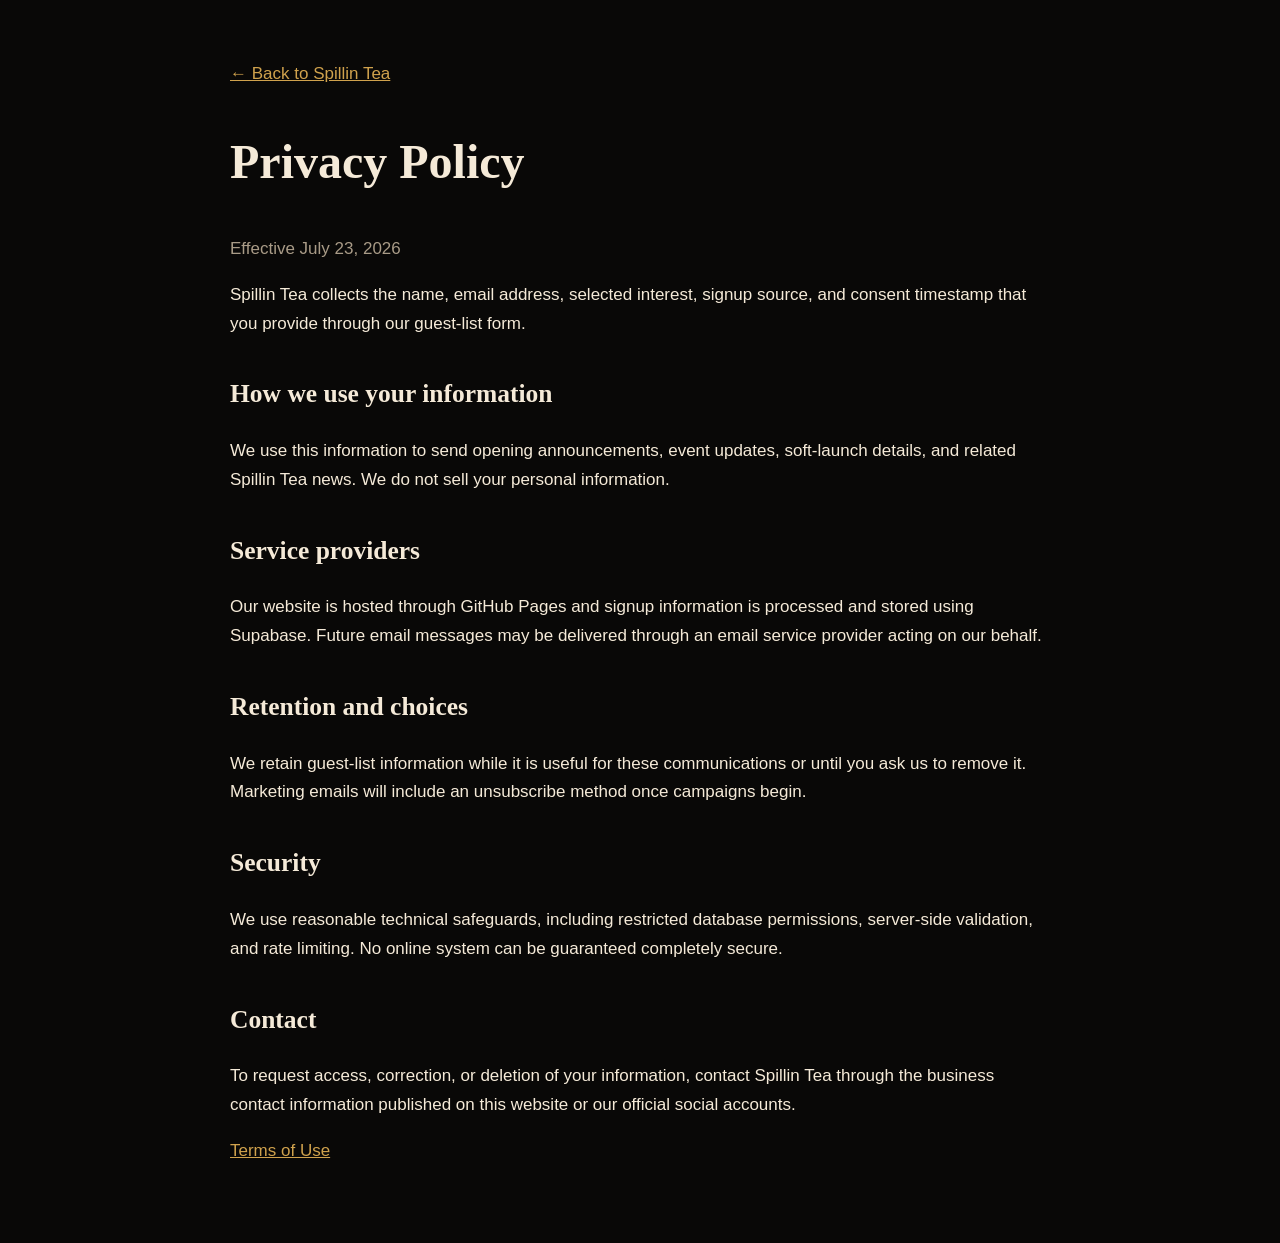
<file: privacy.html>
<!doctype html><html lang="en"><head><meta charset="utf-8"><meta name="viewport" content="width=device-width,initial-scale=1"><title>Privacy Policy | Spillin Tea</title><link rel="canonical" href="https://spillinteabbq.com/privacy.html"><style>body{margin:0;background:#090807;color:#f5ead8;font:17px/1.7 Arial,sans-serif}.wrap{max-width:820px;margin:auto;padding:60px 24px}a{color:#d0a24d}h1,h2{font-family:Georgia,serif}h1{font-size:48px}h2{margin-top:34px}.muted{color:#a99b87}</style></head><body><main class="wrap"><a href="/">← Back to Spillin Tea</a><h1>Privacy Policy</h1><p class="muted">Effective July 23, 2026</p><p>Spillin Tea collects the name, email address, selected interest, signup source, and consent timestamp that you provide through our guest-list form.</p><h2>How we use your information</h2><p>We use this information to send opening announcements, event updates, soft-launch details, and related Spillin Tea news. We do not sell your personal information.</p><h2>Service providers</h2><p>Our website is hosted through GitHub Pages and signup information is processed and stored using Supabase. Future email messages may be delivered through an email service provider acting on our behalf.</p><h2>Retention and choices</h2><p>We retain guest-list information while it is useful for these communications or until you ask us to remove it. Marketing emails will include an unsubscribe method once campaigns begin.</p><h2>Security</h2><p>We use reasonable technical safeguards, including restricted database permissions, server-side validation, and rate limiting. No online system can be guaranteed completely secure.</p><h2>Contact</h2><p>To request access, correction, or deletion of your information, contact Spillin Tea through the business contact information published on this website or our official social accounts.</p><p><a href="terms.html">Terms of Use</a></p></main></body></html>
</file>
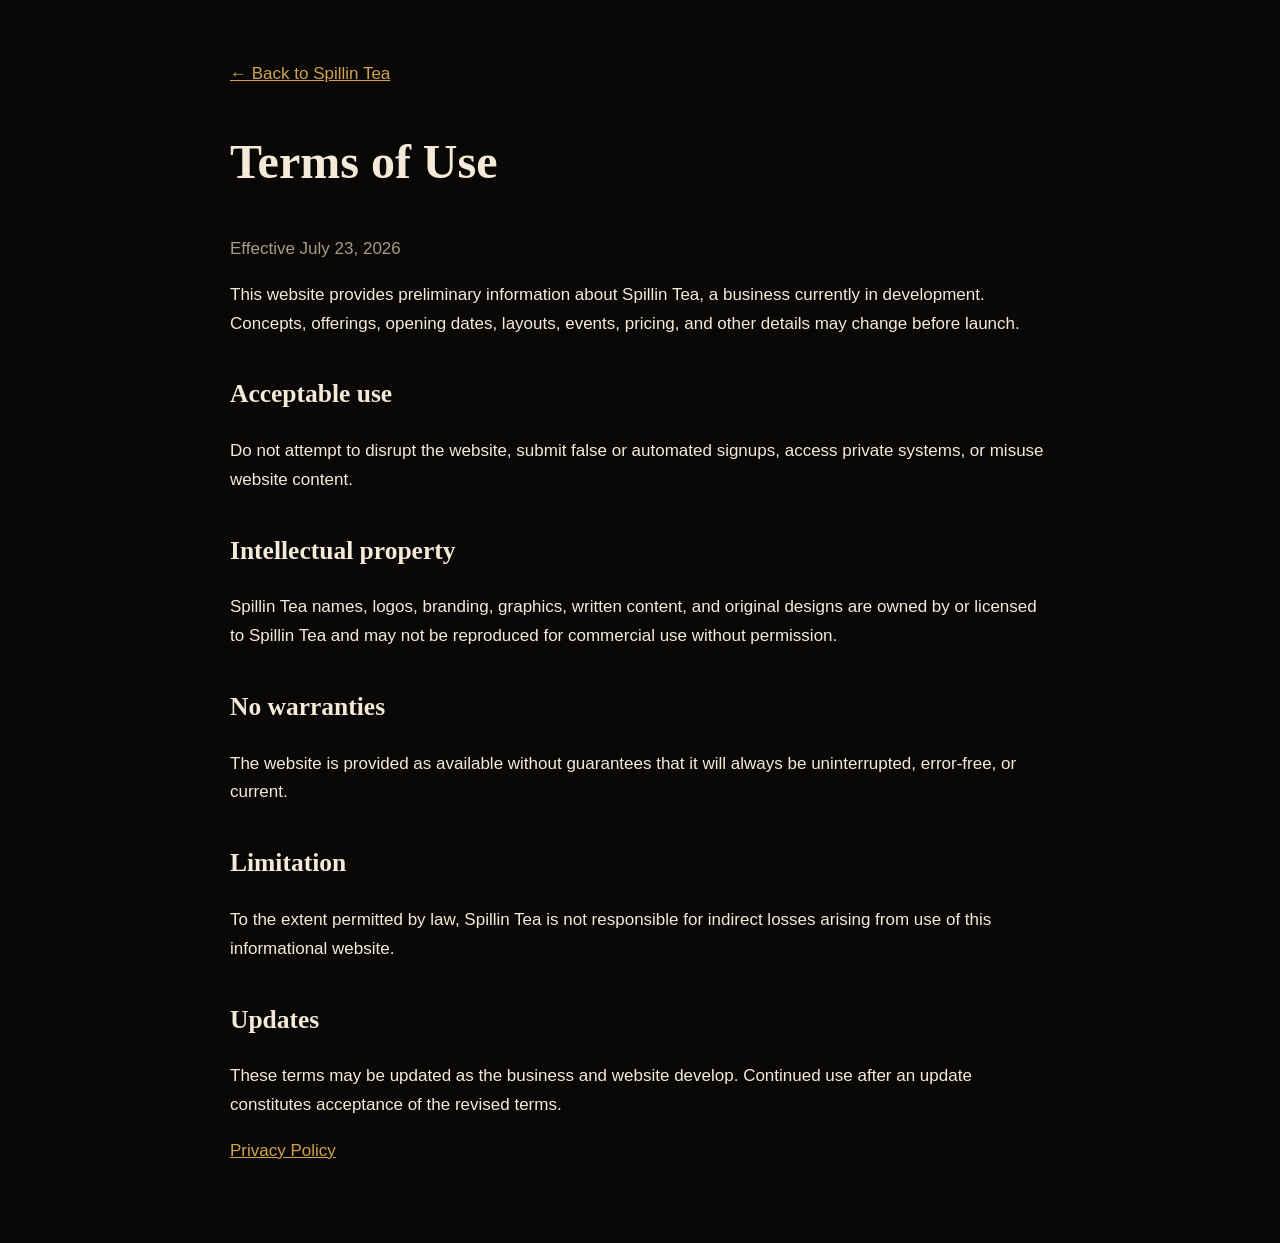
<file: terms.html>
<!doctype html><html lang="en"><head><meta charset="utf-8"><meta name="viewport" content="width=device-width,initial-scale=1"><title>Terms of Use | Spillin Tea</title><link rel="canonical" href="https://spillinteabbq.com/terms.html"><style>body{margin:0;background:#090807;color:#f5ead8;font:17px/1.7 Arial,sans-serif}.wrap{max-width:820px;margin:auto;padding:60px 24px}a{color:#d0a24d}h1,h2{font-family:Georgia,serif}h1{font-size:48px}h2{margin-top:34px}.muted{color:#a99b87}</style></head><body><main class="wrap"><a href="/">← Back to Spillin Tea</a><h1>Terms of Use</h1><p class="muted">Effective July 23, 2026</p><p>This website provides preliminary information about Spillin Tea, a business currently in development. Concepts, offerings, opening dates, layouts, events, pricing, and other details may change before launch.</p><h2>Acceptable use</h2><p>Do not attempt to disrupt the website, submit false or automated signups, access private systems, or misuse website content.</p><h2>Intellectual property</h2><p>Spillin Tea names, logos, branding, graphics, written content, and original designs are owned by or licensed to Spillin Tea and may not be reproduced for commercial use without permission.</p><h2>No warranties</h2><p>The website is provided as available without guarantees that it will always be uninterrupted, error-free, or current.</p><h2>Limitation</h2><p>To the extent permitted by law, Spillin Tea is not responsible for indirect losses arising from use of this informational website.</p><h2>Updates</h2><p>These terms may be updated as the business and website develop. Continued use after an update constitutes acceptance of the revised terms.</p><p><a href="privacy.html">Privacy Policy</a></p></main></body></html>
</file>
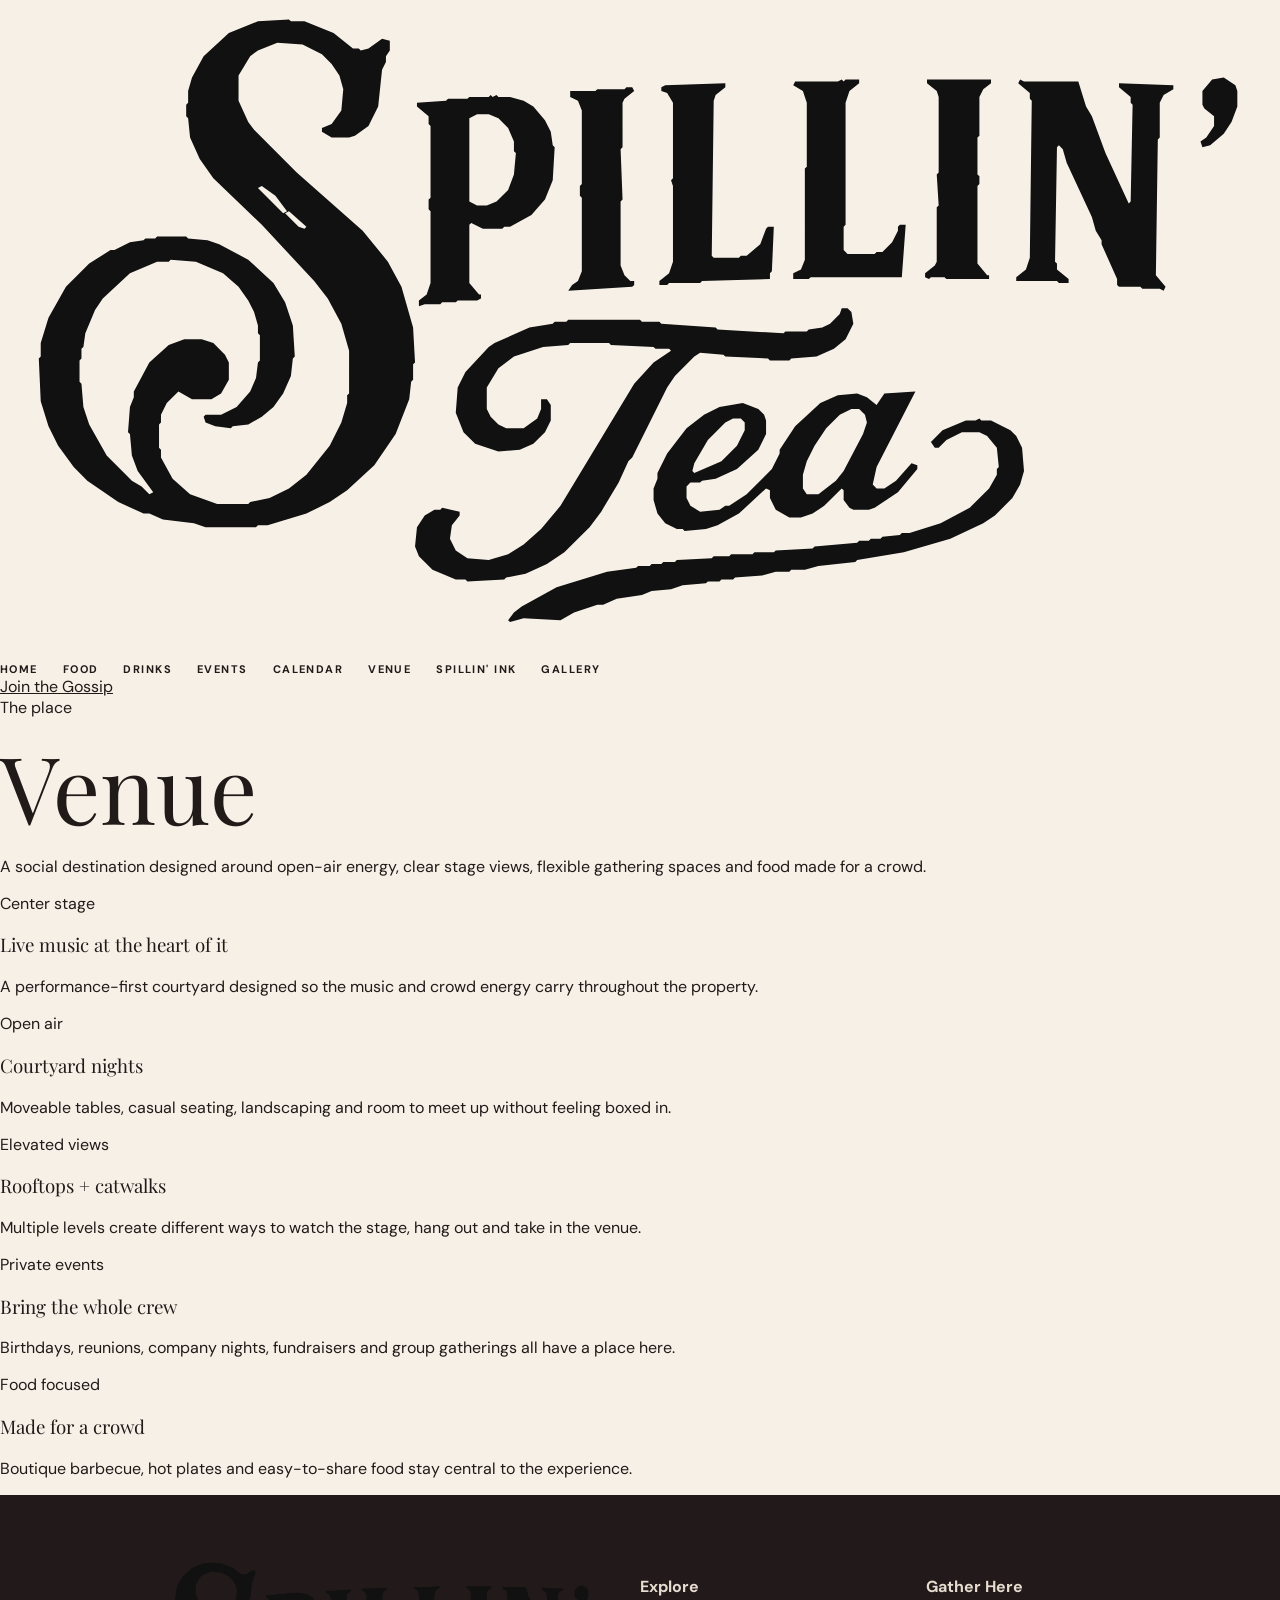
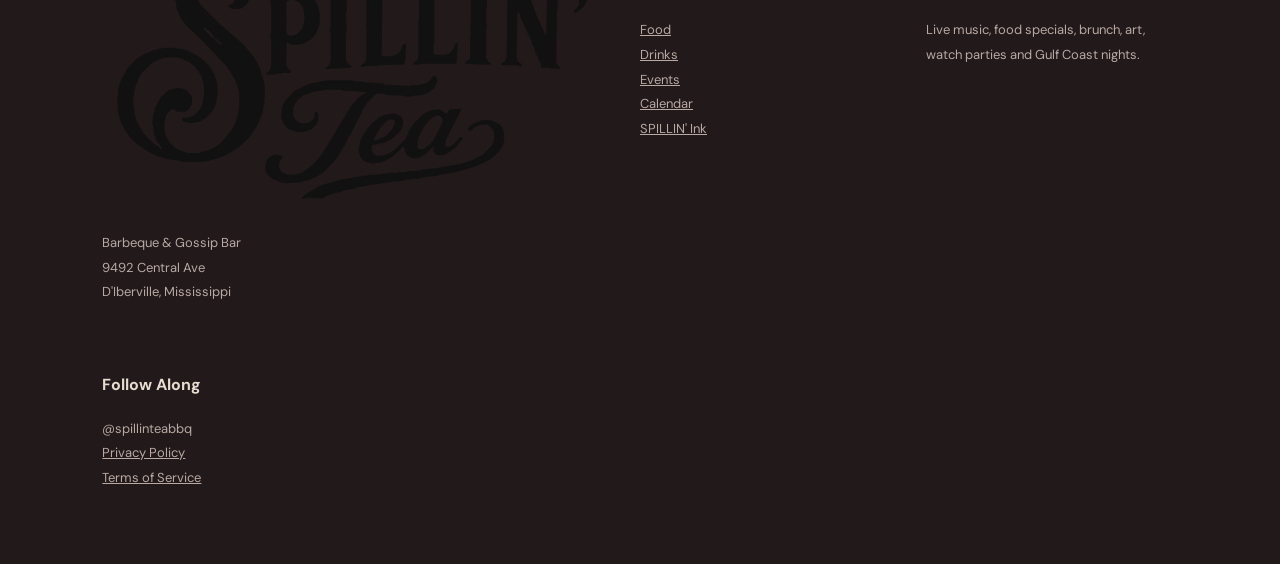
<file: venue.html>
<!doctype html><html lang="en"><head><meta charset="utf-8"><meta name="viewport" content="width=device-width,initial-scale=1"><meta name="theme-color" content="#f3eee4"><title>Venue | Spillin' Tea</title><meta name="description" content="Explore the open-air venue concept for Spillin' Tea in D'Iberville, Mississippi."><link rel="stylesheet" href="site.css"></head><body><header class="site-header"><a class="brand" href="index.html" aria-label="Spillin' Tea home"><img src="spillin-tea-logo-exact.svg" alt="Spillin' Tea"></a><nav class="tabs" aria-label="Main navigation"><a href="index.html">Home</a><a href="food.html">Food</a><a href="drinks.html">Drinks</a><a href="events.html">Events</a><a href="calendar.html">Calendar</a><a href="venue.html" class="active">Venue</a><a href="ink.html">SPILLIN' Ink</a><a href="gallery.html">Gallery</a></nav><a class="join-tab" href="index.html#signup">Join the Gossip</a></header><main><section class="page-hero" style="background-image:url('https://images.unsplash.com/photo-1524368535928-5b5e00ddc76b?auto=format&fit=crop&w=1800&q=85')"><div><span class="kicker">The place</span><h1>Venue</h1><p>A social destination designed around open-air energy, clear stage views, flexible gathering spaces and food made for a crowd.</p></div></section><section class="content"><div class="venue-grid"><article class="venue-card featured"><span class="kicker">Center stage</span><h3>Live music at the heart of it</h3><p>A performance-first courtyard designed so the music and crowd energy carry throughout the property.</p></article><article class="venue-card"><span class="kicker">Open air</span><h3>Courtyard nights</h3><p>Moveable tables, casual seating, landscaping and room to meet up without feeling boxed in.</p></article><article class="venue-card"><span class="kicker">Elevated views</span><h3>Rooftops + catwalks</h3><p>Multiple levels create different ways to watch the stage, hang out and take in the venue.</p></article><article class="venue-card"><span class="kicker">Private events</span><h3>Bring the whole crew</h3><p>Birthdays, reunions, company nights, fundraisers and group gatherings all have a place here.</p></article><article class="venue-card"><span class="kicker">Food focused</span><h3>Made for a crowd</h3><p>Boutique barbecue, hot plates and easy-to-share food stay central to the experience.</p></article></div></section></main><footer class="site-footer"><div><img src="spillin-tea-logo-exact.svg" alt="Spillin' Tea"><p>Barbeque &amp; Gossip Bar<br>9492 Central Ave<br>D'Iberville, Mississippi</p></div><div><h4>Explore</h4><p><a href="food.html">Food</a><br><a href="drinks.html">Drinks</a><br><a href="events.html">Events</a><br><a href="calendar.html">Calendar</a><br><a href="ink.html">SPILLIN' Ink</a></p></div><div><h4>Gather Here</h4><p>Live music, food specials, brunch, art, watch parties and Gulf Coast nights.</p></div><div><h4>Follow Along</h4><p>@spillinteabbq<br><a href="privacy.html">Privacy Policy</a><br><a href="terms.html">Terms of Service</a></p></div></footer></body></html>
</file>
<file: site.css>
@import url('https://fonts.googleapis.com/css2?family=DM+Sans:wght@400;500;600;700&family=Playfair+Display:ital,wght@0,400;0,500;0,600;1,400;1,500&display=swap');:root{--wine:#371e24;--dark:#201a19;--cream:#f6f0e7;--gold:#c8a476;--muted:#6e615c}*{box-sizing:border-box}html{scroll-behavior:smooth}body{margin:0;color:var(--dark);background:var(--cream);font-family:'DM Sans',sans-serif}a{color:inherit}h1,h2,h3{font-family:'Playfair Display',Georgia,serif;font-weight:400}h1 em,h2 em{font-weight:400;color:var(--gold)}.announcement{background:var(--wine);color:#f5e8d4;text-align:center;padding:11px;font-size:10px;letter-spacing:.23em}.header{height:92px;display:flex;align-items:center;justify-content:space-between;padding:0 5vw;background:#f7f1e9;position:sticky;top:0;z-index:20;border-bottom:1px solid #e7dacc}.wordmark{text-decoration:none;font-family:'Playfair Display',Georgia,serif;font-style:italic;font-size:31px;color:var(--wine);line-height:1}.wordmark small{display:block;font:600 9px 'DM Sans',sans-serif;letter-spacing:.23em;margin-top:8px;font-style:normal}nav{display:flex;align-items:center;gap:25px}nav a{text-decoration:none;font-size:11px;text-transform:uppercase;letter-spacing:.13em;font-weight:700}.nav-cta,.button{background:var(--wine);color:#fff!important;padding:17px 25px;text-decoration:none;display:inline-block;border:1px solid var(--wine);text-transform:uppercase;letter-spacing:.14em;font-size:11px;font-weight:700}.menu-toggle{display:none}.hero{height:min(790px,83vh);min-height:570px;position:relative;display:flex;align-items:center;color:white}.hero-photo{position:absolute;inset:0;background:url('https://images.unsplash.com/photo-1511818966892-d7d671e672a2?auto=format&fit=crop&w=2000&q=85') center/cover}.hero-shade{position:absolute;inset:0;background:linear-gradient(90deg,rgba(23,14,16,.86),rgba(23,14,16,.42) 68%,rgba(23,14,16,.18))}.hero-copy{position:relative;z-index:1;max-width:790px;margin-left:9vw}.eyebrow{font-size:10px;font-weight:700;letter-spacing:.26em;text-transform:uppercase;color:#a77c57}.hero .eyebrow{color:#e8caa5}h1{font-size:clamp(55px,7.3vw,116px);line-height:1.04;margin:20px 0}h1 em{color:#f0c89d}.hero-copy>p:not(.eyebrow){font-size:17px;max-width:490px;line-height:1.8;margin-bottom:30px}.hero .button{background:#f4eee5;color:var(--wine)!important;border:0}.hero-note{position:absolute;bottom:22px;right:4vw;font-size:9px;letter-spacing:.15em;color:#eee}.section{padding:110px 8vw}.intro{display:grid;grid-template-columns:1fr 1fr;align-items:center;gap:9vw}.photo{background-size:cover;background-position:center;min-height:320px}.photo-lounge{background-image:url('https://images.unsplash.com/photo-1600210492486-724fe5c67fb0?auto=format&fit=crop&w=1200&q=85')}.photo-bbq{background-image:url('https://images.unsplash.com/photo-1544025162-d76694265947?auto=format&fit=crop&w=1200&q=85')}.photo-bar{background-image:url('https://images.unsplash.com/photo-1514933651103-005eec06c04b?auto=format&fit=crop&w=1200&q=85')}.photo-dining{background-image:url('https://images.unsplash.com/photo-1414235077428-338989a2e8c0?auto=format&fit=crop&w=1200&q=85')}.photo-bird{background-image:url('https://images.unsplash.com/photo-1600607687920-4e2a09cf159d?auto=format&fit=crop&w=1200&q=85')}.intro .photo{height:550px}.intro h2,.section-head h2,.bird h2,.gatherings h2,.signup h2{font-size:clamp(40px,4.5vw,69px);line-height:1.13;margin:18px 0 24px}.intro p,.feature p,.bird p,.gatherings p{line-height:1.9;color:var(--muted);font-size:15px}.text-link{display:inline-block;margin-top:20px;color:var(--wine);font-size:12px;font-weight:700;letter-spacing:.1em;text-transform:uppercase}.experience{background:#eae0d3}.section-head{text-align:center;max-width:780px;margin:0 auto 50px}.section-head p{color:var(--muted)}.cards{display:grid;grid-template-columns:repeat(3,1fr);gap:22px}.feature{background:#f8f4ee}.feature .photo{height:330px}.feature-copy{padding:28px}.feature span{color:#a77c57;font-size:10px;letter-spacing:.18em}.feature h3{font-size:28px;margin:14px 0}.bird{display:grid;grid-template-columns:1fr 1fr;background:var(--wine);color:white}.bird .photo{min-height:600px}.bird-copy{padding:12% 13%;align-self:center}.bird h2{color:white}.bird p{color:#e4d5d0}.button.outline{background:transparent;border-color:#e7d6c6}.gallery-grid{display:grid;grid-template-columns:repeat(4,1fr);gap:12px}.gallery-grid .photo{min-height:280px}.disclosure{text-align:center;font-size:11px;color:#76675f;margin-top:25px}.gatherings{text-align:center;background:#e9ddce}.gatherings p{max-width:620px;margin:0 auto 30px}.signup{text-align:center;background:var(--wine);color:white}.signup h2 em{color:#e7c19c}.signup>p:not(.eyebrow){color:#e7d8d2}.signup form{display:flex;flex-wrap:wrap;justify-content:center;gap:12px;max-width:760px;margin:35px auto}.signup input{padding:17px;background:#fff;border:0;min-width:210px;flex:1;font-size:14px}.signup button{padding:17px 22px;background:#c5a078;border:0;color:#251b1b;font-weight:700;cursor:pointer}.signup button:disabled{opacity:.6}#note{flex-basis:100%;font-size:12px;color:#ebdbd3}.honeypot{position:absolute!important;left:-9999px!important}footer{display:grid;grid-template-columns:2fr 1fr 1fr;gap:35px;padding:60px 8vw;background:#21191a;color:#e8dcd0}footer .wordmark{color:#f1ddc6}footer strong{font-size:11px;letter-spacing:.16em}footer p{font-size:13px;line-height:1.9;color:#b9a9a2}@media(max-width:900px){.header{height:78px}.menu-toggle{display:block;background:none;border:0;font-size:25px;color:var(--wine)}nav{display:none;position:absolute;top:78px;left:0;right:0;background:#f7f1e9;padding:20px 5vw;flex-direction:column;align-items:flex-start;box-shadow:0 14px 20px #0002}nav.open{display:flex}.hero-copy{margin:0 7vw}.intro,.bird{grid-template-columns:1fr}.intro .photo{height:400px}.cards{grid-template-columns:1fr}.gallery-grid{grid-template-columns:repeat(2,1fr)}.bird .photo{min-height:430px}.bird-copy{padding:65px 8vw}.section{padding:75px 6vw}footer{grid-template-columns:1fr 1fr}}@media(max-width:560px){.hero{min-height:620px}.hero-copy>p:not(.eyebrow){font-size:15px}.hero-note{left:7vw;right:auto}.gallery-grid{grid-template-columns:1fr 1fr}.gallery-grid .photo{min-height:180px}footer{grid-template-columns:1fr}.wordmark{font-size:27px}}
</file>
<file: calendar.css>
.events .section-head p{max-width:560px;margin:0}.calendar-shell{border:1px solid var(--line);background:linear-gradient(145deg,#16120d,#090807);box-shadow:0 24px 70px rgba(0,0,0,.28)}.calendar-toolbar{display:flex;align-items:center;justify-content:space-between;gap:20px;padding:20px 22px;border-bottom:1px solid var(--line)}.calendar-title{font:700 clamp(24px,3vw,38px)/1 Georgia,serif;text-transform:uppercase;margin:0}.month-controls{display:flex;gap:8px}.month-control{border:1px solid var(--line);background:transparent;color:var(--cream);min-height:42px;padding:0 16px;text-transform:uppercase;letter-spacing:.12em;font-size:10px;font-weight:900;cursor:pointer}.month-control.active{background:var(--gold);color:#111;border-color:var(--gold)}.calendar-weekdays,.calendar-grid{display:grid;grid-template-columns:repeat(7,minmax(0,1fr))}.calendar-weekdays{border-bottom:1px solid var(--line)}.calendar-weekdays div{padding:12px 10px;color:var(--gold);font-size:10px;font-weight:900;text-transform:uppercase;letter-spacing:.12em;text-align:center;border-right:1px solid rgba(199,138,47,.2)}.calendar-weekdays div:last-child{border-right:0}.calendar-day{appearance:none;text-align:left;color:var(--cream);background:#0d0b09;border:0;border-right:1px solid rgba(199,138,47,.2);border-bottom:1px solid rgba(199,138,47,.2);min-height:190px;padding:12px;display:flex;flex-direction:column;gap:8px;cursor:pointer;transition:background .2s ease,box-shadow .2s ease}.calendar-day:nth-child(7n){border-right:0}.calendar-day:hover,.calendar-day:focus-visible{background:#1a140d;outline:none;box-shadow:inset 0 0 0 2px var(--gold)}.calendar-day.empty{cursor:default;background:#090807}.calendar-day.empty:hover{box-shadow:none}.day-number{font:700 18px/1 Georgia,serif;color:var(--paper)}.day-closed{margin:auto 0;color:#6f665a;text-transform:uppercase;letter-spacing:.14em;font-weight:900;font-size:10px}.day-item{border-left:2px solid var(--gold);padding-left:7px;font-size:10px;line-height:1.25;color:#d8cbb8}.day-item strong{display:block;color:var(--cream);font-size:11px;text-transform:uppercase;margin-bottom:2px}.day-more{margin-top:auto;color:var(--gold);font-size:9px;font-weight:900;text-transform:uppercase;letter-spacing:.1em}.calendar-detail{display:grid;grid-template-columns:180px 1fr;gap:28px;padding:26px 28px;min-height:190px}.calendar-detail-date{font:700 32px/1 Georgia,serif;text-transform:uppercase;color:var(--gold)}.calendar-detail-date span{display:block;color:var(--cream);font-size:62px;margin-top:8px}.calendar-detail-events{display:grid;grid-template-columns:repeat(2,minmax(0,1fr));gap:12px}.detail-event{border:1px solid rgba(199,138,47,.3);padding:16px;background:#0a0907}.detail-event .type{color:var(--gold);font-size:9px;font-weight:900;text-transform:uppercase;letter-spacing:.14em}.detail-event h3{font:700 20px/1.05 Georgia,serif;text-transform:uppercase;margin:8px 0}.detail-event p{font-size:13px;margin:0;color:#c8bcab;line-height:1.5}.calendar-note{padding:0 22px 22px;margin:0!important;font-size:12px;color:#867b6d!important}.mobile-agenda{display:none}@media(max-width:1050px){.calendar-day{min-height:175px;padding:10px}.day-item{font-size:9px}.day-item strong{font-size:10px}}@media(max-width:900px){.calendar-weekdays,.calendar-grid,.calendar-detail{display:none}.mobile-agenda{display:grid;gap:10px;padding:16px}.agenda-day{border:1px solid rgba(199,138,47,.3);padding:16px;background:#0a0907}.agenda-day h3{font:700 21px/1 Georgia,serif;text-transform:uppercase;margin:0 0 12px;color:var(--gold)}.agenda-event{padding:10px 0;border-top:1px solid rgba(199,138,47,.2)}.agenda-event:first-of-type{border-top:0;padding-top:0}.agenda-event strong{display:block;text-transform:uppercase;font-size:12px;margin-bottom:4px}.agenda-event span{display:block;color:#bcb09f;font-size:12px;line-height:1.45}.agenda-closed{color:#786e61;text-transform:uppercase;letter-spacing:.12em;font-size:10px;font-weight:900}}@media(max-width:580px){.calendar-toolbar{align-items:flex-start;flex-direction:column}.month-controls{width:100%}.month-control{flex:1}.calendar-title{font-size:28px}}
</file>
